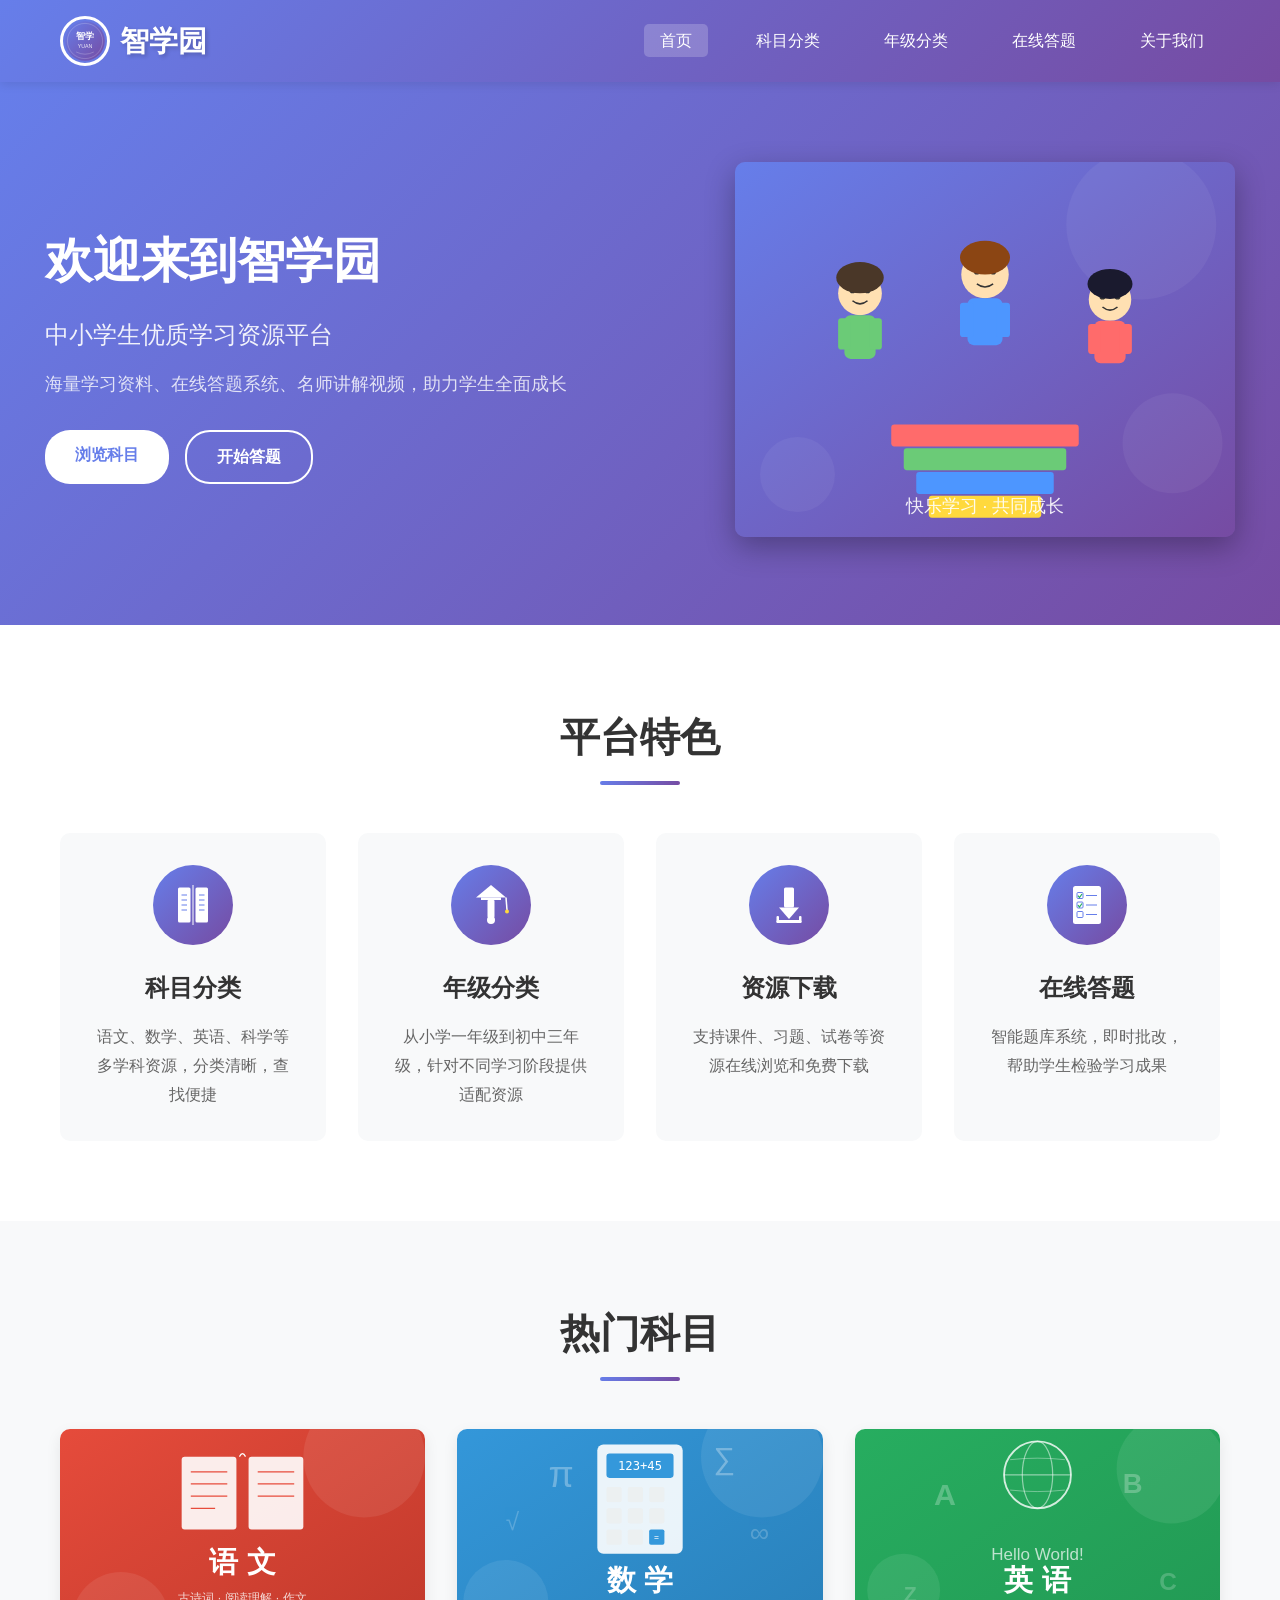
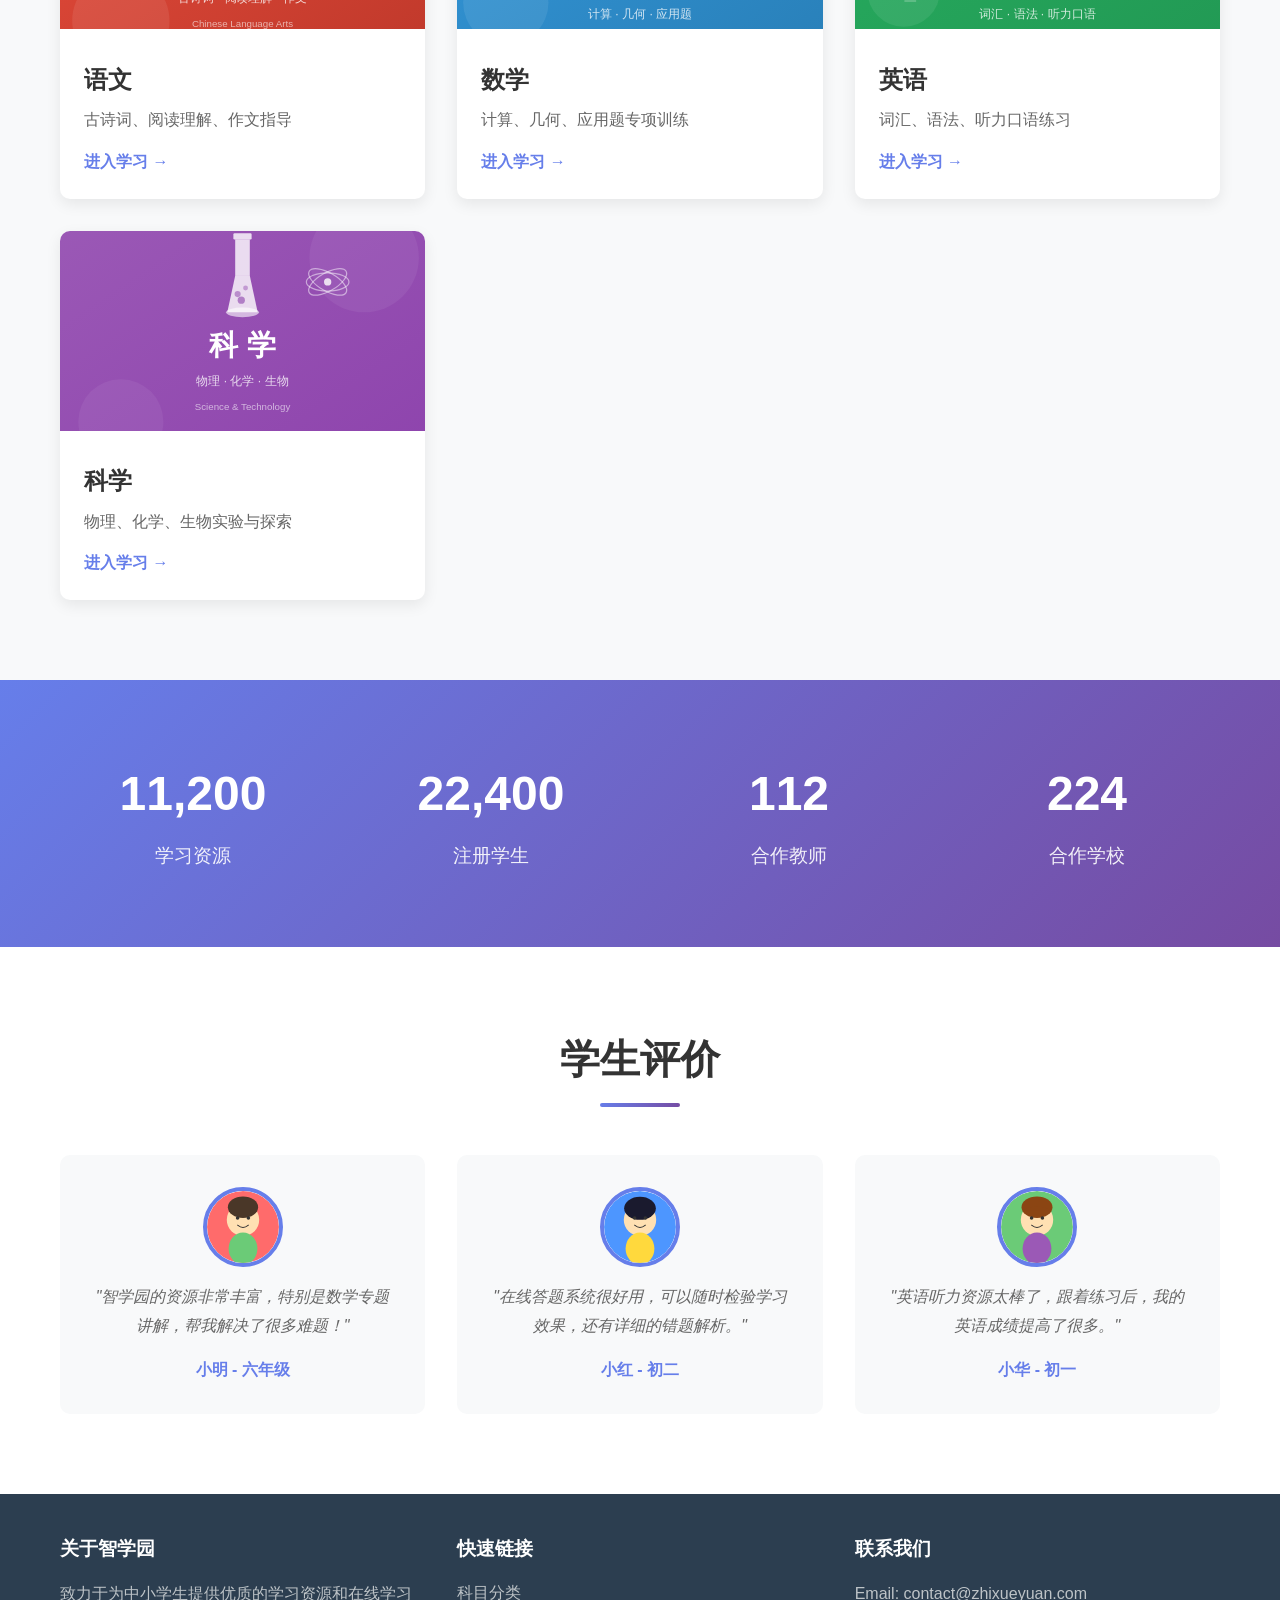
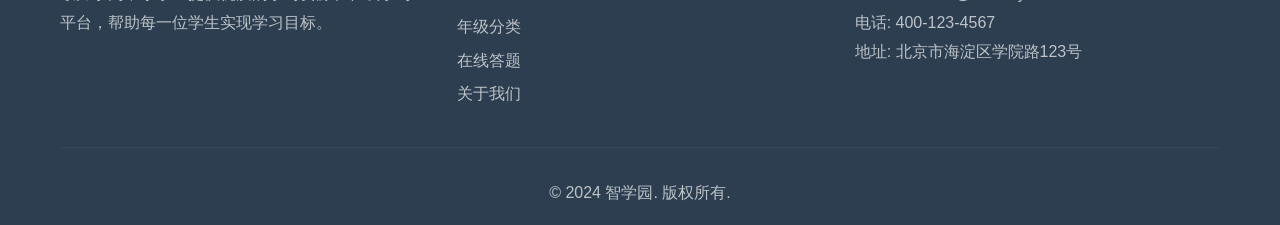
<file: Index.html>
<!DOCTYPE html>
<html lang="zh-CN">
<head>
    <meta charset="UTF-8">
    <meta name="viewport" content="width=device-width, initial-scale=1.0">
    <title>智学园 - 中小学生学习资源网站</title>
    <link rel="stylesheet" href="css/style.css">
</head>
<body>
    <!-- 导航栏 -->
    <header>
        <nav class="navbar">
            <div class="container">
                <div class="logo">
                    <img src="images/logo.svg" alt="智学园Logo">
                    <span class="logo-text">智学园</span>
                </div>
                <ul class="nav-menu">
                    <li><a href="Index.html" class="active">首页</a></li>
                    <li><a href="pages/subjects.html">科目分类</a></li>
                    <li><a href="pages/grades.html">年级分类</a></li>
                    <li><a href="pages/quiz.html">在线答题</a></li>
                    <li><a href="pages/about.html">关于我们</a></li>
                </ul>
                <div class="hamburger">
                    <span></span>
                    <span></span>
                    <span></span>
                </div>
            </div>
        </nav>
    </header>

    <!-- 主横幅区域 -->
    <section class="hero">
        <div class="hero-content">
            <h1 class="hero-title">欢迎来到智学园</h1>
            <p class="hero-subtitle">中小学生优质学习资源平台</p>
            <p class="hero-description">海量学习资料、在线答题系统、名师讲解视频，助力学生全面成长</p>
            <div class="hero-buttons">
                <a href="pages/subjects.html" class="btn btn-primary">浏览科目</a>
                <a href="pages/quiz.html" class="btn btn-secondary">开始答题</a>
            </div>
        </div>
        <div class="hero-image">
            <img src="images/hero-students.svg" alt="学生学习">
        </div>
    </section>

    <!-- 特色功能区 -->
    <section class="features">
        <div class="container">
            <h2 class="section-title">平台特色</h2>
            <div class="features-grid">
                <div class="feature-card">
                    <div class="feature-icon">
                        <img src="images/icon-subjects.svg" alt="科目分类">
                    </div>
                    <h3>科目分类</h3>
                    <p>语文、数学、英语、科学等多学科资源，分类清晰，查找便捷</p>
                </div>
                <div class="feature-card">
                    <div class="feature-icon">
                        <img src="images/icon-grades.svg" alt="年级分类">
                    </div>
                    <h3>年级分类</h3>
                    <p>从小学一年级到初中三年级，针对不同学习阶段提供适配资源</p>
                </div>
                <div class="feature-card">
                    <div class="feature-icon">
                        <img src="images/icon-download.svg" alt="资源下载">
                    </div>
                    <h3>资源下载</h3>
                    <p>支持课件、习题、试卷等资源在线浏览和免费下载</p>
                </div>
                <div class="feature-card">
                    <div class="feature-icon">
                        <img src="images/icon-quiz.svg" alt="在线答题">
                    </div>
                    <h3>在线答题</h3>
                    <p>智能题库系统，即时批改，帮助学生检验学习成果</p>
                </div>
            </div>
        </div>
    </section>

    <!-- 热门科目推荐 -->
    <section class="popular-subjects">
        <div class="container">
            <h2 class="section-title">热门科目</h2>
            <div class="subjects-grid">
                <div class="subject-card">
                    <img src="images/subject-chinese.svg" alt="语文">
                    <div class="subject-info">
                        <h3>语文</h3>
                        <p>古诗词、阅读理解、作文指导</p>
                        <a href="pages/subjects.html#chinese" class="btn-link">进入学习 →</a>
                    </div>
                </div>
                <div class="subject-card">
                    <img src="images/subject-math.svg" alt="数学">
                    <div class="subject-info">
                        <h3>数学</h3>
                        <p>计算、几何、应用题专项训练</p>
                        <a href="pages/subjects.html#math" class="btn-link">进入学习 →</a>
                    </div>
                </div>
                <div class="subject-card">
                    <img src="images/subject-english.svg" alt="英语">
                    <div class="subject-info">
                        <h3>英语</h3>
                        <p>词汇、语法、听力口语练习</p>
                        <a href="pages/subjects.html#english" class="btn-link">进入学习 →</a>
                    </div>
                </div>
                <div class="subject-card">
                    <img src="images/subject-science.svg" alt="科学">
                    <div class="subject-info">
                        <h3>科学</h3>
                        <p>物理、化学、生物实验与探索</p>
                        <a href="pages/subjects.html#science" class="btn-link">进入学习 →</a>
                    </div>
                </div>
            </div>
        </div>
    </section>

    <!-- 统计数据区 -->
    <section class="stats">
        <div class="container">
            <div class="stats-grid">
                <div class="stat-item">
                    <div class="stat-number" data-target="50000">0</div>
                    <div class="stat-label">学习资源</div>
                </div>
                <div class="stat-item">
                    <div class="stat-number" data-target="100000">0</div>
                    <div class="stat-label">注册学生</div>
                </div>
                <div class="stat-item">
                    <div class="stat-number" data-target="500">0</div>
                    <div class="stat-label">合作教师</div>
                </div>
                <div class="stat-item">
                    <div class="stat-number" data-target="1000">0</div>
                    <div class="stat-label">合作学校</div>
                </div>
            </div>
        </div>
    </section>

    <!-- 学生评价 -->
    <section class="testimonials">
        <div class="container">
            <h2 class="section-title">学生评价</h2>
            <div class="testimonials-grid">
                <div class="testimonial-card">
                    <div class="testimonial-avatar">
                        <img src="images/student1.svg" alt="学生1">
                    </div>
                    <p class="testimonial-text">"智学园的资源非常丰富，特别是数学专题讲解，帮我解决了很多难题！"</p>
                    <p class="testimonial-author">小明 - 六年级</p>
                </div>
                <div class="testimonial-card">
                    <div class="testimonial-avatar">
                        <img src="images/student2.svg" alt="学生2">
                    </div>
                    <p class="testimonial-text">"在线答题系统很好用，可以随时检验学习效果，还有详细的错题解析。"</p>
                    <p class="testimonial-author">小红 - 初二</p>
                </div>
                <div class="testimonial-card">
                    <div class="testimonial-avatar">
                        <img src="images/student3.svg" alt="学生3">
                    </div>
                    <p class="testimonial-text">"英语听力资源太棒了，跟着练习后，我的英语成绩提高了很多。"</p>
                    <p class="testimonial-author">小华 - 初一</p>
                </div>
            </div>
        </div>
    </section>

    <!-- 页脚 -->
    <footer>
        <div class="container">
            <div class="footer-content">
                <div class="footer-section">
                    <h3>关于智学园</h3>
                    <p>致力于为中小学生提供优质的学习资源和在线学习平台，帮助每一位学生实现学习目标。</p>
                </div>
                <div class="footer-section">
                    <h3>快速链接</h3>
                    <ul>
                        <li><a href="pages/subjects.html">科目分类</a></li>
                        <li><a href="pages/grades.html">年级分类</a></li>
                        <li><a href="pages/quiz.html">在线答题</a></li>
                        <li><a href="pages/about.html">关于我们</a></li>
                    </ul>
                </div>
                <div class="footer-section">
                    <h3>联系我们</h3>
                    <p>Email: contact@zhixueyuan.com</p>
                    <p>电话: 400-123-4567</p>
                    <p>地址: 北京市海淀区学院路123号</p>
                </div>
            </div>
            <div class="footer-bottom">
                <p>&copy; 2024 智学园. 版权所有.</p>
            </div>
        </div>
    </footer>

    <script src="js/main.js"></script>
</body>
</html>
</file>
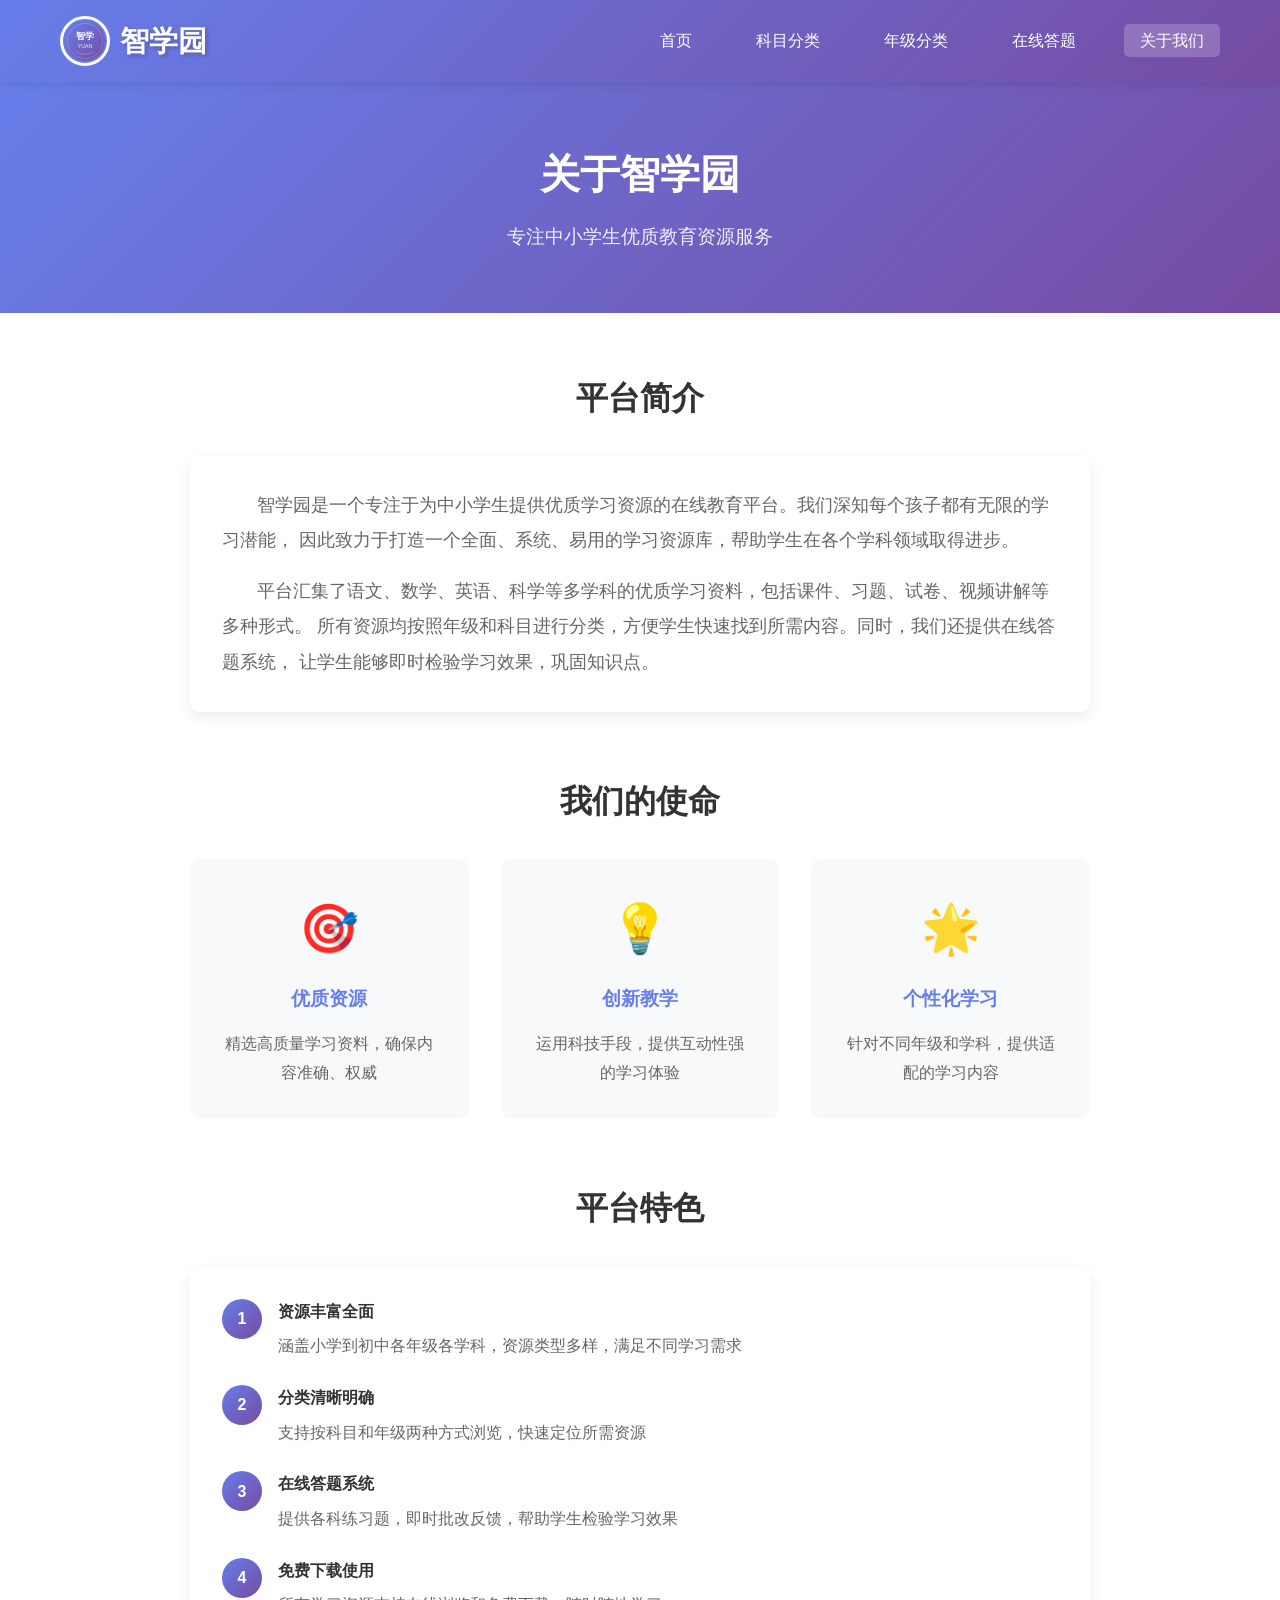
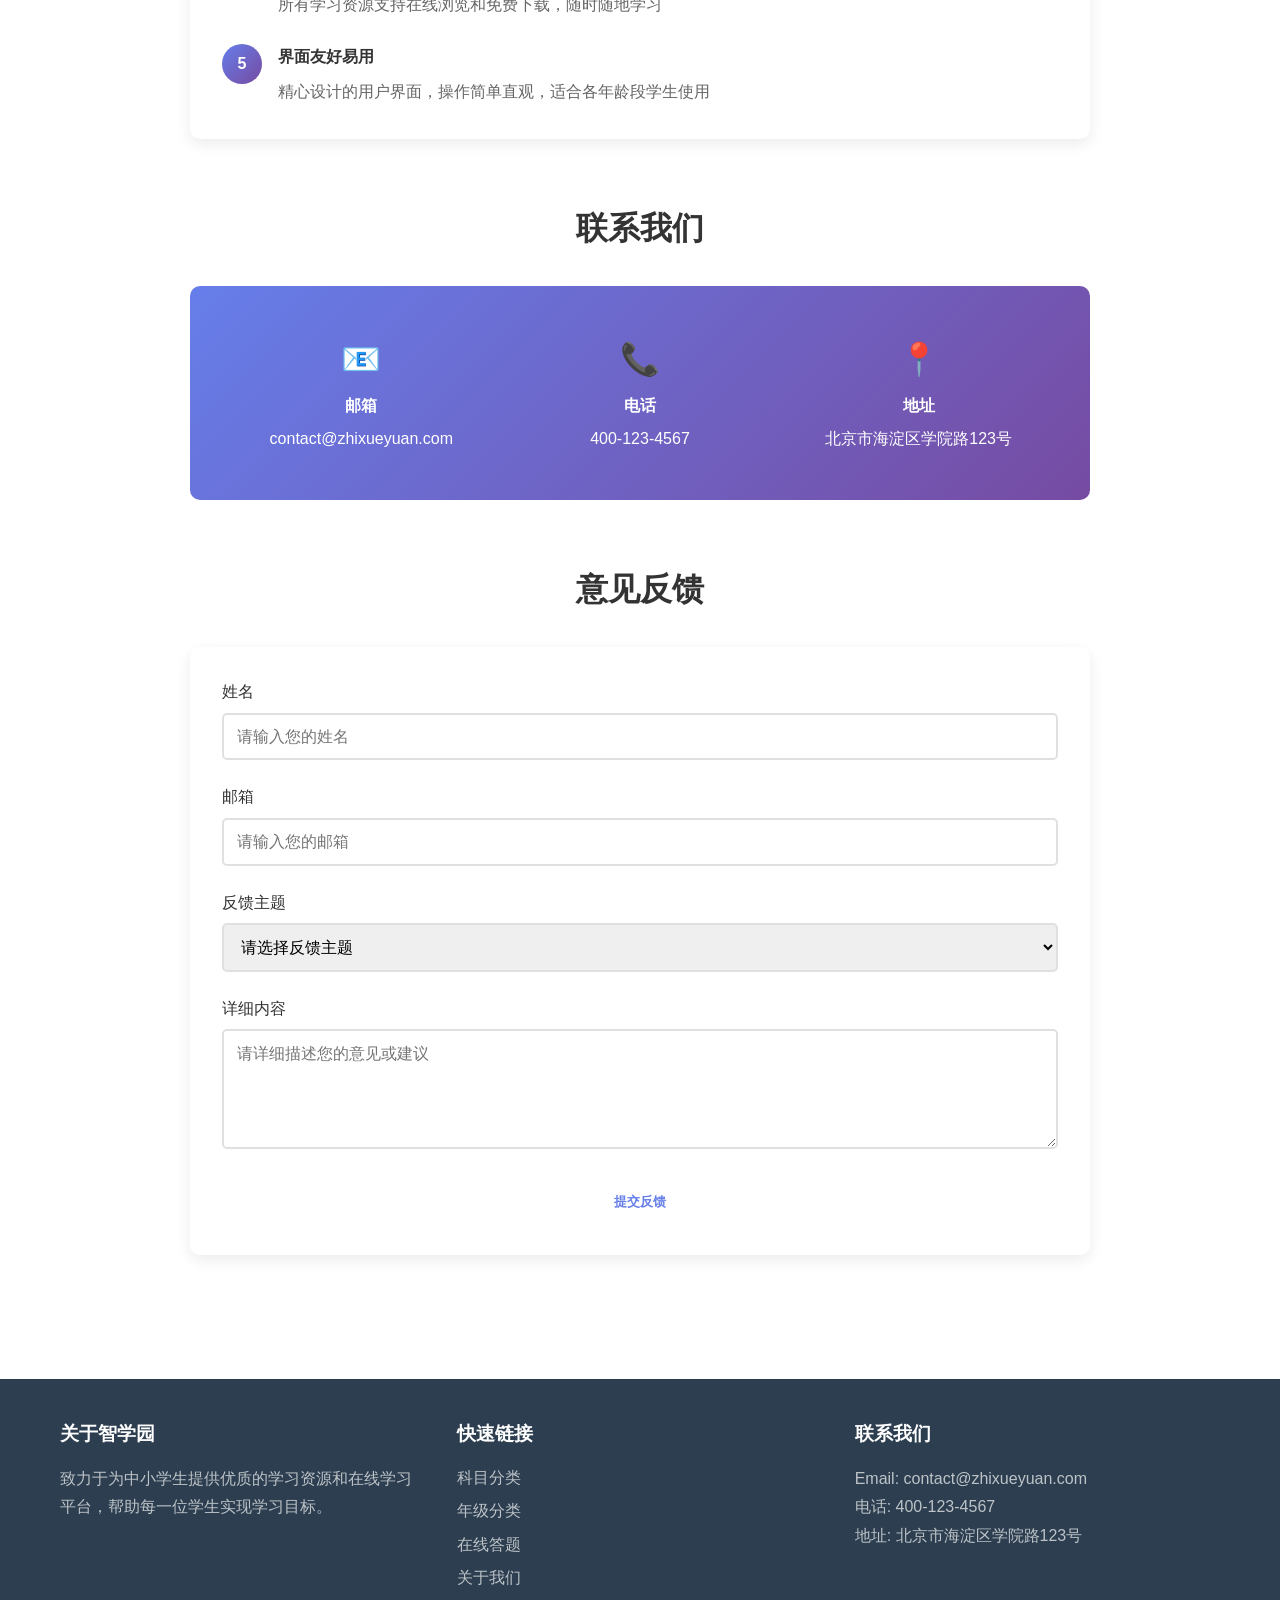
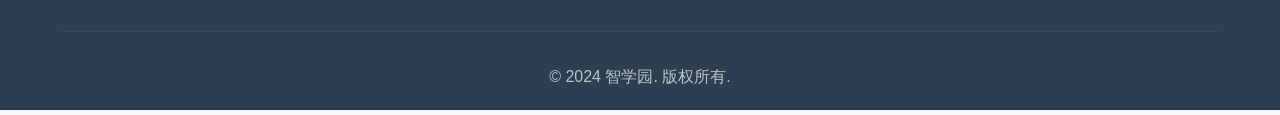
<file: pages/about.html>
<!DOCTYPE html>
<html lang="zh-CN">
<head>
    <meta charset="UTF-8">
    <meta name="viewport" content="width=device-width, initial-scale=1.0">
    <title>关于我们 - 智学园</title>
    <link rel="stylesheet" href="../css/style.css">
</head>
<body>
    <!-- 导航栏 -->
    <header>
        <nav class="navbar">
            <div class="container">
                <div class="logo">
                    <img src="../images/logo.svg" alt="智学园Logo">
                    <span class="logo-text">智学园</span>
                </div>
                <ul class="nav-menu">
                    <li><a href="../Index.html">首页</a></li>
                    <li><a href="subjects.html">科目分类</a></li>
                    <li><a href="grades.html">年级分类</a></li>
                    <li><a href="quiz.html">在线答题</a></li>
                    <li><a href="about.html" class="active">关于我们</a></li>
                </ul>
                <div class="hamburger">
                    <span></span>
                    <span></span>
                    <span></span>
                </div>
            </div>
        </nav>
    </header>

    <!-- 页面标题 -->
    <section class="page-header">
        <h1>关于智学园</h1>
        <p>专注中小学生优质教育资源服务</p>
    </section>

    <!-- 关于内容 -->
    <section class="page-content">
        <div class="container">
            <div style="max-width: 900px; margin: 0 auto;">

                <!-- 平台简介 -->
                <div style="margin-bottom: 4rem;">
                    <h2 style="font-size: 2rem; color: #333; margin-bottom: 2rem; text-align: center;">平台简介</h2>
                    <div style="background-color: white; padding: 2rem; border-radius: 10px; box-shadow: 0 5px 15px rgba(0,0,0,0.08);">
                        <p style="line-height: 2; color: #666; font-size: 1.1rem; text-indent: 2em;">
                            智学园是一个专注于为中小学生提供优质学习资源的在线教育平台。我们深知每个孩子都有无限的学习潜能，
                            因此致力于打造一个全面、系统、易用的学习资源库，帮助学生在各个学科领域取得进步。
                        </p>
                        <p style="line-height: 2; color: #666; font-size: 1.1rem; text-indent: 2em; margin-top: 1rem;">
                            平台汇集了语文、数学、英语、科学等多学科的优质学习资料，包括课件、习题、试卷、视频讲解等多种形式。
                            所有资源均按照年级和科目进行分类，方便学生快速找到所需内容。同时，我们还提供在线答题系统，
                            让学生能够即时检验学习效果，巩固知识点。
                        </p>
                    </div>
                </div>

                <!-- 我们的使命 -->
                <div style="margin-bottom: 4rem;">
                    <h2 style="font-size: 2rem; color: #333; margin-bottom: 2rem; text-align: center;">我们的使命</h2>
                    <div style="display: grid; grid-template-columns: repeat(auto-fit, minmax(250px, 1fr)); gap: 2rem;">
                        <div style="background-color: #f8f9fa; padding: 2rem; border-radius: 10px; text-align: center;">
                            <div style="font-size: 3rem; margin-bottom: 1rem;">🎯</div>
                            <h3 style="color: #667eea; margin-bottom: 1rem;">优质资源</h3>
                            <p style="color: #666; line-height: 1.8;">精选高质量学习资料，确保内容准确、权威</p>
                        </div>
                        <div style="background-color: #f8f9fa; padding: 2rem; border-radius: 10px; text-align: center;">
                            <div style="font-size: 3rem; margin-bottom: 1rem;">💡</div>
                            <h3 style="color: #667eea; margin-bottom: 1rem;">创新教学</h3>
                            <p style="color: #666; line-height: 1.8;">运用科技手段，提供互动性强的学习体验</p>
                        </div>
                        <div style="background-color: #f8f9fa; padding: 2rem; border-radius: 10px; text-align: center;">
                            <div style="font-size: 3rem; margin-bottom: 1rem;">🌟</div>
                            <h3 style="color: #667eea; margin-bottom: 1rem;">个性化学习</h3>
                            <p style="color: #666; line-height: 1.8;">针对不同年级和学科，提供适配的学习内容</p>
                        </div>
                    </div>
                </div>

                <!-- 平台特色 -->
                <div style="margin-bottom: 4rem;">
                    <h2 style="font-size: 2rem; color: #333; margin-bottom: 2rem; text-align: center;">平台特色</h2>
                    <div style="background-color: white; padding: 2rem; border-radius: 10px; box-shadow: 0 5px 15px rgba(0,0,0,0.08);">
                        <div style="display: grid; gap: 1.5rem;">
                            <div style="display: flex; gap: 1rem; align-items: start;">
                                <div style="background: linear-gradient(135deg, #667eea 0%, #764ba2 100%); color: white; width: 40px; height: 40px; border-radius: 50%; display: flex; align-items: center; justify-content: center; flex-shrink: 0; font-weight: bold;">1</div>
                                <div>
                                    <h4 style="color: #333; margin-bottom: 0.5rem;">资源丰富全面</h4>
                                    <p style="color: #666; line-height: 1.8;">涵盖小学到初中各年级各学科，资源类型多样，满足不同学习需求</p>
                                </div>
                            </div>
                            <div style="display: flex; gap: 1rem; align-items: start;">
                                <div style="background: linear-gradient(135deg, #667eea 0%, #764ba2 100%); color: white; width: 40px; height: 40px; border-radius: 50%; display: flex; align-items: center; justify-content: center; flex-shrink: 0; font-weight: bold;">2</div>
                                <div>
                                    <h4 style="color: #333; margin-bottom: 0.5rem;">分类清晰明确</h4>
                                    <p style="color: #666; line-height: 1.8;">支持按科目和年级两种方式浏览，快速定位所需资源</p>
                                </div>
                            </div>
                            <div style="display: flex; gap: 1rem; align-items: start;">
                                <div style="background: linear-gradient(135deg, #667eea 0%, #764ba2 100%); color: white; width: 40px; height: 40px; border-radius: 50%; display: flex; align-items: center; justify-content: center; flex-shrink: 0; font-weight: bold;">3</div>
                                <div>
                                    <h4 style="color: #333; margin-bottom: 0.5rem;">在线答题系统</h4>
                                    <p style="color: #666; line-height: 1.8;">提供各科练习题，即时批改反馈，帮助学生检验学习效果</p>
                                </div>
                            </div>
                            <div style="display: flex; gap: 1rem; align-items: start;">
                                <div style="background: linear-gradient(135deg, #667eea 0%, #764ba2 100%); color: white; width: 40px; height: 40px; border-radius: 50%; display: flex; align-items: center; justify-content: center; flex-shrink: 0; font-weight: bold;">4</div>
                                <div>
                                    <h4 style="color: #333; margin-bottom: 0.5rem;">免费下载使用</h4>
                                    <p style="color: #666; line-height: 1.8;">所有学习资源支持在线浏览和免费下载，随时随地学习</p>
                                </div>
                            </div>
                            <div style="display: flex; gap: 1rem; align-items: start;">
                                <div style="background: linear-gradient(135deg, #667eea 0%, #764ba2 100%); color: white; width: 40px; height: 40px; border-radius: 50%; display: flex; align-items: center; justify-content: center; flex-shrink: 0; font-weight: bold;">5</div>
                                <div>
                                    <h4 style="color: #333; margin-bottom: 0.5rem;">界面友好易用</h4>
                                    <p style="color: #666; line-height: 1.8;">精心设计的用户界面，操作简单直观，适合各年龄段学生使用</p>
                                </div>
                            </div>
                        </div>
                    </div>
                </div>

                <!-- 联系我们 -->
                <div style="margin-bottom: 4rem;">
                    <h2 style="font-size: 2rem; color: #333; margin-bottom: 2rem; text-align: center;">联系我们</h2>
                    <div style="background: linear-gradient(135deg, #667eea 0%, #764ba2 100%); padding: 3rem; border-radius: 10px; color: white;">
                        <div style="display: grid; grid-template-columns: repeat(auto-fit, minmax(200px, 1fr)); gap: 2rem; text-align: center;">
                            <div>
                                <div style="font-size: 2rem; margin-bottom: 0.5rem;">📧</div>
                                <h4 style="margin-bottom: 0.5rem;">邮箱</h4>
                                <p>contact@zhixueyuan.com</p>
                            </div>
                            <div>
                                <div style="font-size: 2rem; margin-bottom: 0.5rem;">📞</div>
                                <h4 style="margin-bottom: 0.5rem;">电话</h4>
                                <p>400-123-4567</p>
                            </div>
                            <div>
                                <div style="font-size: 2rem; margin-bottom: 0.5rem;">📍</div>
                                <h4 style="margin-bottom: 0.5rem;">地址</h4>
                                <p>北京市海淀区学院路123号</p>
                            </div>
                        </div>
                    </div>
                </div>

                <!-- 用户反馈表单 -->
                <div style="margin-bottom: 4rem;">
                    <h2 style="font-size: 2rem; color: #333; margin-bottom: 2rem; text-align: center;">意见反馈</h2>
                    <div style="background-color: white; padding: 2rem; border-radius: 10px; box-shadow: 0 5px 15px rgba(0,0,0,0.08);">
                        <form onsubmit="return validateRegistrationForm()">
                            <div class="form-group">
                                <label for="username">姓名</label>
                                <input type="text" id="username" placeholder="请输入您的姓名" required>
                            </div>
                            <div class="form-group">
                                <label for="email">邮箱</label>
                                <input type="email" id="email" placeholder="请输入您的邮箱" required>
                            </div>
                            <div class="form-group">
                                <label for="subject">反馈主题</label>
                                <select id="subject" required>
                                    <option value="">请选择反馈主题</option>
                                    <option value="resource">资源问题</option>
                                    <option value="function">功能建议</option>
                                    <option value="bug">bug反馈</option>
                                    <option value="other">其他</option>
                                </select>
                            </div>
                            <div class="form-group">
                                <label for="message">详细内容</label>
                                <textarea id="message" rows="5" placeholder="请详细描述您的意见或建议" required></textarea>
                            </div>
                            <div style="text-align: center;">
                                <button type="submit" class="btn btn-primary">提交反馈</button>
                            </div>
                        </form>
                    </div>
                </div>

            </div>
        </div>
    </section>

    <!-- 页脚 -->
    <footer>
        <div class="container">
            <div class="footer-content">
                <div class="footer-section">
                    <h3>关于智学园</h3>
                    <p>致力于为中小学生提供优质的学习资源和在线学习平台，帮助每一位学生实现学习目标。</p>
                </div>
                <div class="footer-section">
                    <h3>快速链接</h3>
                    <ul>
                        <li><a href="subjects.html">科目分类</a></li>
                        <li><a href="grades.html">年级分类</a></li>
                        <li><a href="quiz.html">在线答题</a></li>
                        <li><a href="about.html">关于我们</a></li>
                    </ul>
                </div>
                <div class="footer-section">
                    <h3>联系我们</h3>
                    <p>Email: contact@zhixueyuan.com</p>
                    <p>电话: 400-123-4567</p>
                    <p>地址: 北京市海淀区学院路123号</p>
                </div>
            </div>
            <div class="footer-bottom">
                <p>&copy; 2024 智学园. 版权所有.</p>
            </div>
        </div>
    </footer>

    <script src="../js/main.js"></script>
</body>
</html>
</file>
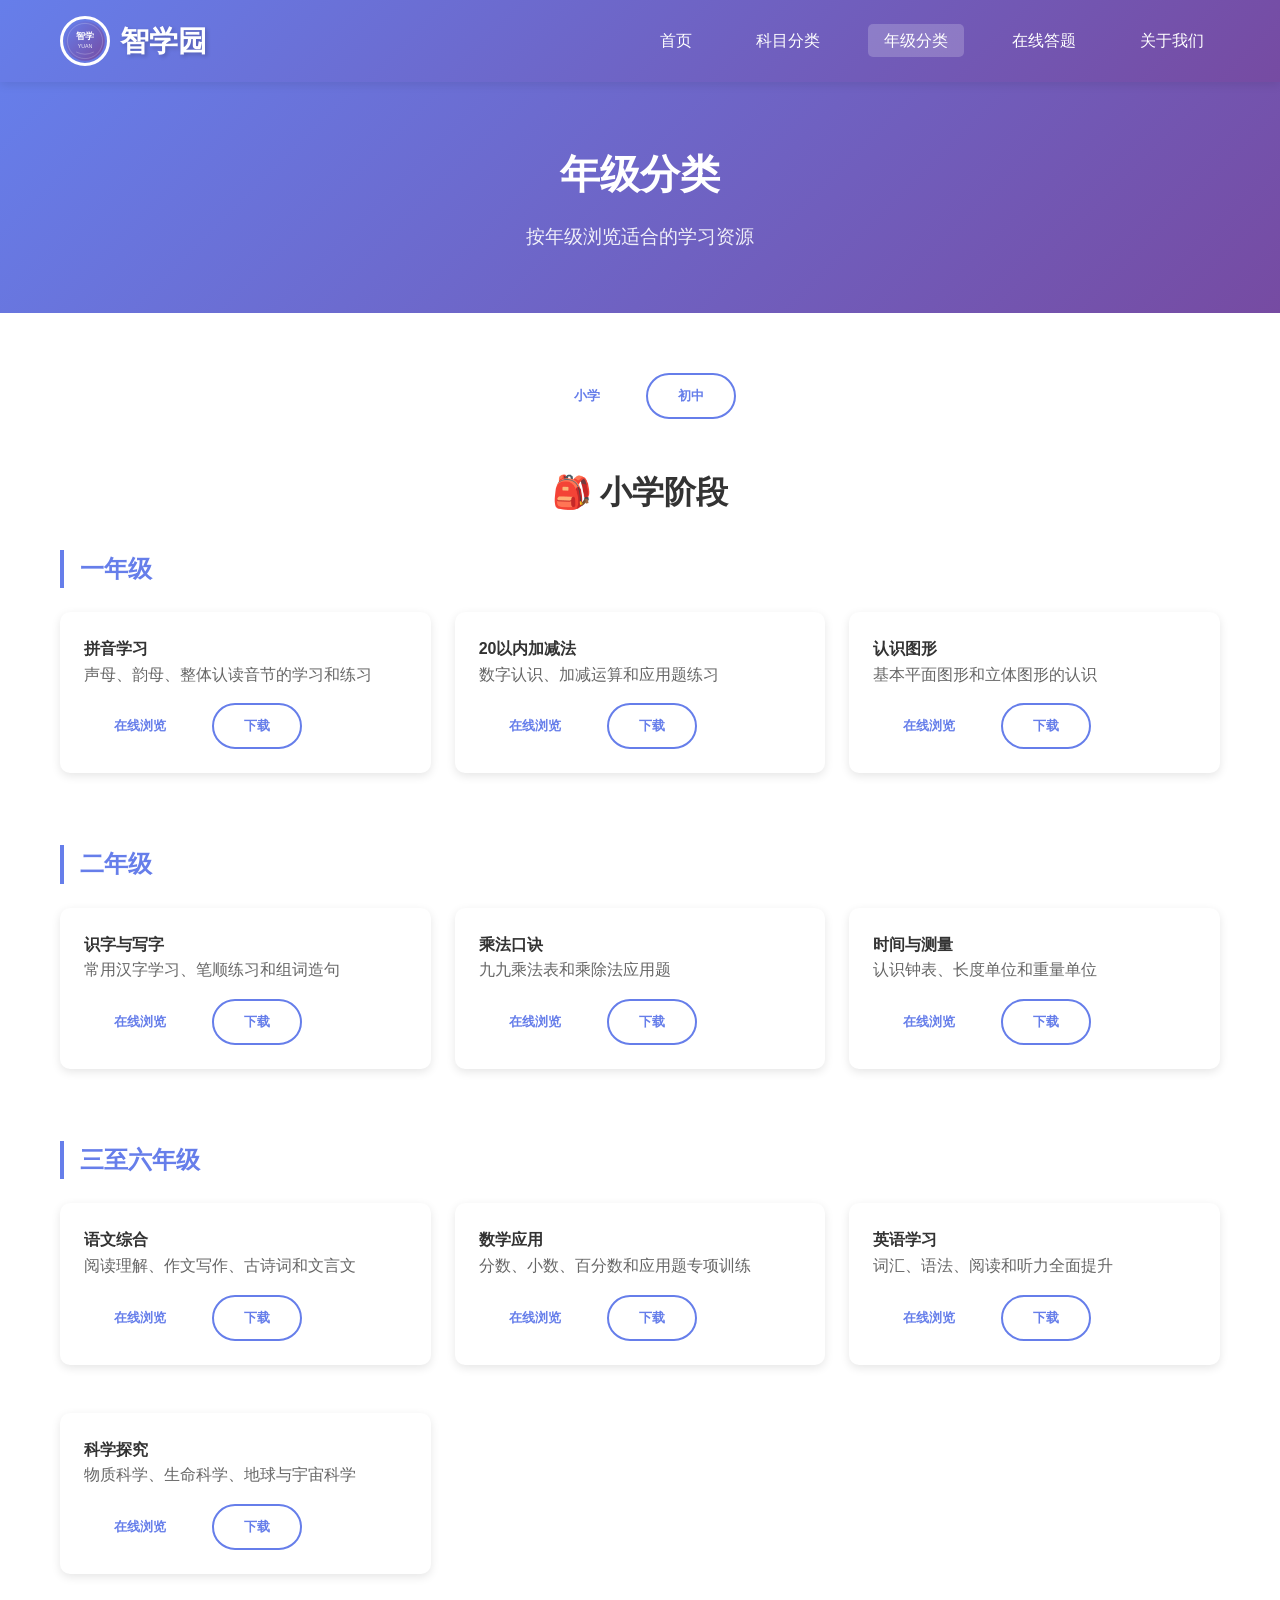
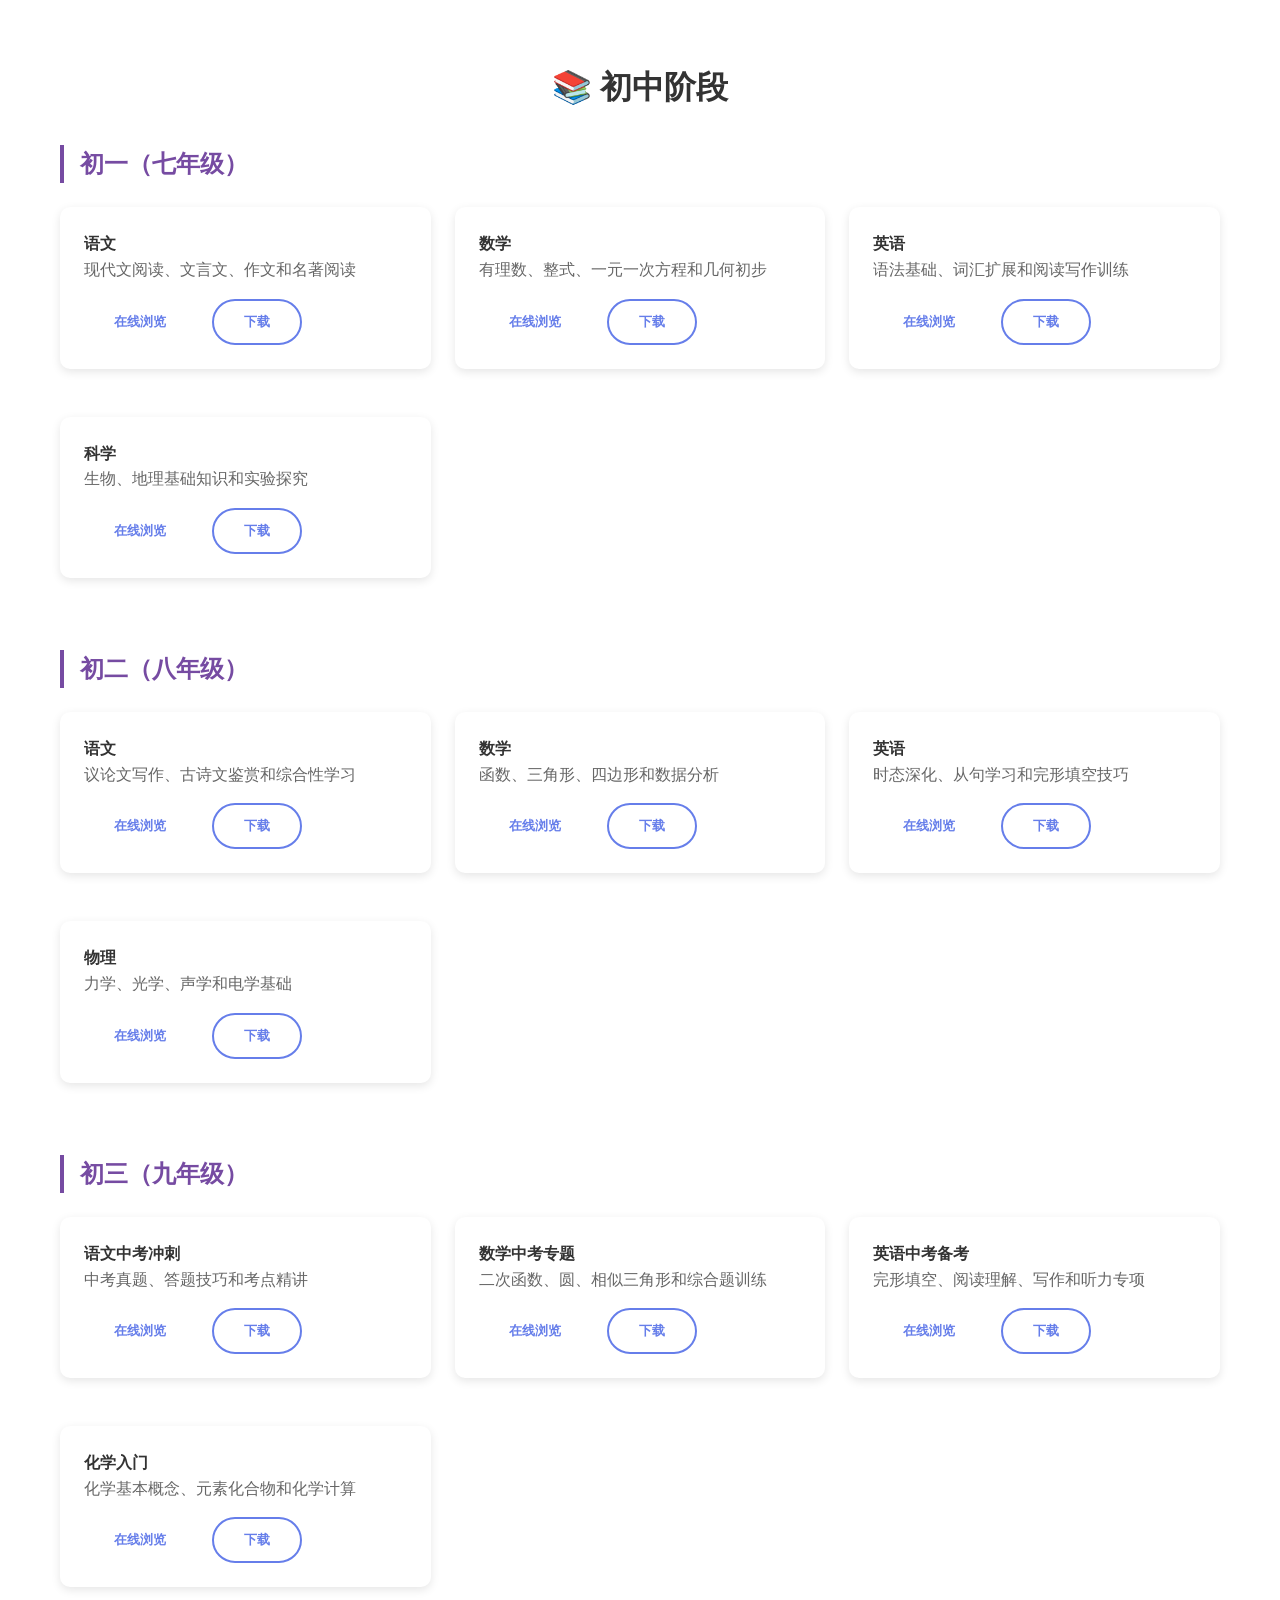
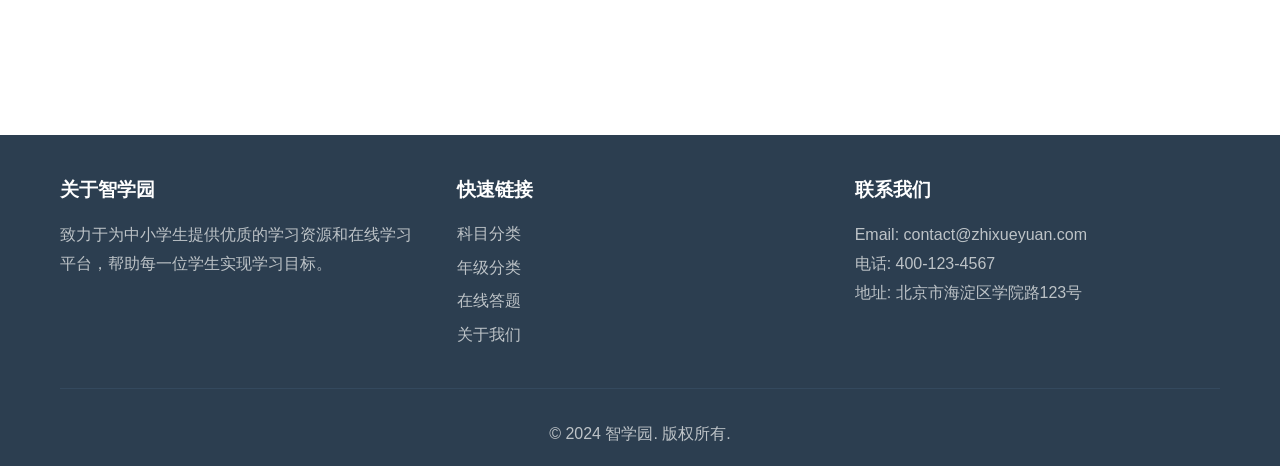
<file: pages/grades.html>
<!DOCTYPE html>
<html lang="zh-CN">
<head>
    <meta charset="UTF-8">
    <meta name="viewport" content="width=device-width, initial-scale=1.0">
    <title>年级分类 - 智学园</title>
    <link rel="stylesheet" href="../css/style.css">
</head>
<body>
    <!-- 导航栏 -->
    <header>
        <nav class="navbar">
            <div class="container">
                <div class="logo">
                    <img src="../images/logo.svg" alt="智学园Logo">
                    <span class="logo-text">智学园</span>
                </div>
                <ul class="nav-menu">
                    <li><a href="../Index.html">首页</a></li>
                    <li><a href="subjects.html">科目分类</a></li>
                    <li><a href="grades.html" class="active">年级分类</a></li>
                    <li><a href="quiz.html">在线答题</a></li>
                    <li><a href="about.html">关于我们</a></li>
                </ul>
                <div class="hamburger">
                    <span></span>
                    <span></span>
                    <span></span>
                </div>
            </div>
        </nav>
    </header>

    <!-- 页面标题 -->
    <section class="page-header">
        <h1>年级分类</h1>
        <p>按年级浏览适合的学习资源</p>
    </section>

    <!-- 年级选择 -->
    <section class="page-content">
        <div class="container">
            <div style="display: flex; justify-content: center; gap: 1rem; flex-wrap: wrap; margin-bottom: 3rem;">
                <button class="btn btn-primary" onclick="filterByGrade('primary')">小学</button>
                <button class="btn btn-secondary" onclick="filterByGrade('middle')">初中</button>
            </div>

            <!-- 小学部分 -->
            <div id="primary-school" style="margin-bottom: 4rem;">
                <h2 style="font-size: 2rem; color: #333; margin-bottom: 2rem; text-align: center;">
                    🎒 小学阶段
                </h2>

                <!-- 一年级 -->
                <div style="margin-bottom: 3rem;">
                    <h3 style="font-size: 1.5rem; color: #667eea; margin-bottom: 1.5rem; padding-left: 1rem; border-left: 4px solid #667eea;">
                        一年级
                    </h3>
                    <div style="display: grid; grid-template-columns: repeat(auto-fit, minmax(300px, 1fr)); gap: 1.5rem;">
                        <div class="resource-card">
                            <h4>拼音学习</h4>
                            <p>声母、韵母、整体认读音节的学习和练习</p>
                            <div class="resource-actions">
                                <button class="btn btn-primary" onclick="viewResource('拼音学习', '#')">在线浏览</button>
                                <button class="btn btn-secondary" onclick="downloadResource('拼音学习', '#')">下载</button>
                            </div>
                        </div>
                        <div class="resource-card">
                            <h4>20以内加减法</h4>
                            <p>数字认识、加减运算和应用题练习</p>
                            <div class="resource-actions">
                                <button class="btn btn-primary" onclick="viewResource('20以内加减法', '#')">在线浏览</button>
                                <button class="btn btn-secondary" onclick="downloadResource('20以内加减法', '#')">下载</button>
                            </div>
                        </div>
                        <div class="resource-card">
                            <h4>认识图形</h4>
                            <p>基本平面图形和立体图形的认识</p>
                            <div class="resource-actions">
                                <button class="btn btn-primary" onclick="viewResource('认识图形', '#')">在线浏览</button>
                                <button class="btn btn-secondary" onclick="downloadResource('认识图形', '#')">下载</button>
                            </div>
                        </div>
                    </div>
                </div>

                <!-- 二年级 -->
                <div style="margin-bottom: 3rem;">
                    <h3 style="font-size: 1.5rem; color: #667eea; margin-bottom: 1.5rem; padding-left: 1rem; border-left: 4px solid #667eea;">
                        二年级
                    </h3>
                    <div style="display: grid; grid-template-columns: repeat(auto-fit, minmax(300px, 1fr)); gap: 1.5rem;">
                        <div class="resource-card">
                            <h4>识字与写字</h4>
                            <p>常用汉字学习、笔顺练习和组词造句</p>
                            <div class="resource-actions">
                                <button class="btn btn-primary" onclick="viewResource('识字与写字', '#')">在线浏览</button>
                                <button class="btn btn-secondary" onclick="downloadResource('识字与写字', '#')">下载</button>
                            </div>
                        </div>
                        <div class="resource-card">
                            <h4>乘法口诀</h4>
                            <p>九九乘法表和乘除法应用题</p>
                            <div class="resource-actions">
                                <button class="btn btn-primary" onclick="viewResource('乘法口诀', '#')">在线浏览</button>
                                <button class="btn btn-secondary" onclick="downloadResource('乘法口诀', '#')">下载</button>
                            </div>
                        </div>
                        <div class="resource-card">
                            <h4>时间与测量</h4>
                            <p>认识钟表、长度单位和重量单位</p>
                            <div class="resource-actions">
                                <button class="btn btn-primary" onclick="viewResource('时间与测量', '#')">在线浏览</button>
                                <button class="btn btn-secondary" onclick="downloadResource('时间与测量', '#')">下载</button>
                            </div>
                        </div>
                    </div>
                </div>

                <!-- 三至六年级 -->
                <div style="margin-bottom: 3rem;">
                    <h3 style="font-size: 1.5rem; color: #667eea; margin-bottom: 1.5rem; padding-left: 1rem; border-left: 4px solid #667eea;">
                        三至六年级
                    </h3>
                    <div style="display: grid; grid-template-columns: repeat(auto-fit, minmax(300px, 1fr)); gap: 1.5rem;">
                        <div class="resource-card">
                            <h4>语文综合</h4>
                            <p>阅读理解、作文写作、古诗词和文言文</p>
                            <div class="resource-actions">
                                <button class="btn btn-primary" onclick="viewResource('语文综合', '#')">在线浏览</button>
                                <button class="btn btn-secondary" onclick="downloadResource('语文综合', '#')">下载</button>
                            </div>
                        </div>
                        <div class="resource-card">
                            <h4>数学应用</h4>
                            <p>分数、小数、百分数和应用题专项训练</p>
                            <div class="resource-actions">
                                <button class="btn btn-primary" onclick="viewResource('数学应用', '#')">在线浏览</button>
                                <button class="btn btn-secondary" onclick="downloadResource('数学应用', '#')">下载</button>
                            </div>
                        </div>
                        <div class="resource-card">
                            <h4>英语学习</h4>
                            <p>词汇、语法、阅读和听力全面提升</p>
                            <div class="resource-actions">
                                <button class="btn btn-primary" onclick="viewResource('英语学习', '#')">在线浏览</button>
                                <button class="btn btn-secondary" onclick="downloadResource('英语学习', '#')">下载</button>
                            </div>
                        </div>
                        <div class="resource-card">
                            <h4>科学探究</h4>
                            <p>物质科学、生命科学、地球与宇宙科学</p>
                            <div class="resource-actions">
                                <button class="btn btn-primary" onclick="viewResource('科学探究', '#')">在线浏览</button>
                                <button class="btn btn-secondary" onclick="downloadResource('科学探究', '#')">下载</button>
                            </div>
                        </div>
                    </div>
                </div>
            </div>

            <!-- 初中部分 -->
            <div id="middle-school" style="margin-bottom: 4rem;">
                <h2 style="font-size: 2rem; color: #333; margin-bottom: 2rem; text-align: center;">
                    📚 初中阶段
                </h2>

                <!-- 初一 -->
                <div style="margin-bottom: 3rem;">
                    <h3 style="font-size: 1.5rem; color: #764ba2; margin-bottom: 1.5rem; padding-left: 1rem; border-left: 4px solid #764ba2;">
                        初一（七年级）
                    </h3>
                    <div style="display: grid; grid-template-columns: repeat(auto-fit, minmax(300px, 1fr)); gap: 1.5rem;">
                        <div class="resource-card">
                            <h4>语文</h4>
                            <p>现代文阅读、文言文、作文和名著阅读</p>
                            <div class="resource-actions">
                                <button class="btn btn-primary" onclick="viewResource('初一语文', '#')">在线浏览</button>
                                <button class="btn btn-secondary" onclick="downloadResource('初一语文', '#')">下载</button>
                            </div>
                        </div>
                        <div class="resource-card">
                            <h4>数学</h4>
                            <p>有理数、整式、一元一次方程和几何初步</p>
                            <div class="resource-actions">
                                <button class="btn btn-primary" onclick="viewResource('初一数学', '#')">在线浏览</button>
                                <button class="btn btn-secondary" onclick="downloadResource('初一数学', '#')">下载</button>
                            </div>
                        </div>
                        <div class="resource-card">
                            <h4>英语</h4>
                            <p>语法基础、词汇扩展和阅读写作训练</p>
                            <div class="resource-actions">
                                <button class="btn btn-primary" onclick="viewResource('初一英语', '#')">在线浏览</button>
                                <button class="btn btn-secondary" onclick="downloadResource('初一英语', '#')">下载</button>
                            </div>
                        </div>
                        <div class="resource-card">
                            <h4>科学</h4>
                            <p>生物、地理基础知识和实验探究</p>
                            <div class="resource-actions">
                                <button class="btn btn-primary" onclick="viewResource('初一科学', '#')">在线浏览</button>
                                <button class="btn btn-secondary" onclick="downloadResource('初一科学', '#')">下载</button>
                            </div>
                        </div>
                    </div>
                </div>

                <!-- 初二 -->
                <div style="margin-bottom: 3rem;">
                    <h3 style="font-size: 1.5rem; color: #764ba2; margin-bottom: 1.5rem; padding-left: 1rem; border-left: 4px solid #764ba2;">
                        初二（八年级）
                    </h3>
                    <div style="display: grid; grid-template-columns: repeat(auto-fit, minmax(300px, 1fr)); gap: 1.5rem;">
                        <div class="resource-card">
                            <h4>语文</h4>
                            <p>议论文写作、古诗文鉴赏和综合性学习</p>
                            <div class="resource-actions">
                                <button class="btn btn-primary" onclick="viewResource('初二语文', '#')">在线浏览</button>
                                <button class="btn btn-secondary" onclick="downloadResource('初二语文', '#')">下载</button>
                            </div>
                        </div>
                        <div class="resource-card">
                            <h4>数学</h4>
                            <p>函数、三角形、四边形和数据分析</p>
                            <div class="resource-actions">
                                <button class="btn btn-primary" onclick="viewResource('初二数学', '#')">在线浏览</button>
                                <button class="btn btn-secondary" onclick="downloadResource('初二数学', '#')">下载</button>
                            </div>
                        </div>
                        <div class="resource-card">
                            <h4>英语</h4>
                            <p>时态深化、从句学习和完形填空技巧</p>
                            <div class="resource-actions">
                                <button class="btn btn-primary" onclick="viewResource('初二英语', '#')">在线浏览</button>
                                <button class="btn btn-secondary" onclick="downloadResource('初二英语', '#')">下载</button>
                            </div>
                        </div>
                        <div class="resource-card">
                            <h4>物理</h4>
                            <p>力学、光学、声学和电学基础</p>
                            <div class="resource-actions">
                                <button class="btn btn-primary" onclick="viewResource('初二物理', '#')">在线浏览</button>
                                <button class="btn btn-secondary" onclick="downloadResource('初二物理', '#')">下载</button>
                            </div>
                        </div>
                    </div>
                </div>

                <!-- 初三 -->
                <div style="margin-bottom: 3rem;">
                    <h3 style="font-size: 1.5rem; color: #764ba2; margin-bottom: 1.5rem; padding-left: 1rem; border-left: 4px solid #764ba2;">
                        初三（九年级）
                    </h3>
                    <div style="display: grid; grid-template-columns: repeat(auto-fit, minmax(300px, 1fr)); gap: 1.5rem;">
                        <div class="resource-card">
                            <h4>语文中考冲刺</h4>
                            <p>中考真题、答题技巧和考点精讲</p>
                            <div class="resource-actions">
                                <button class="btn btn-primary" onclick="viewResource('初三语文', '#')">在线浏览</button>
                                <button class="btn btn-secondary" onclick="downloadResource('初三语文', '#')">下载</button>
                            </div>
                        </div>
                        <div class="resource-card">
                            <h4>数学中考专题</h4>
                            <p>二次函数、圆、相似三角形和综合题训练</p>
                            <div class="resource-actions">
                                <button class="btn btn-primary" onclick="viewResource('初三数学', '#')">在线浏览</button>
                                <button class="btn btn-secondary" onclick="downloadResource('初三数学', '#')">下载</button>
                            </div>
                        </div>
                        <div class="resource-card">
                            <h4>英语中考备考</h4>
                            <p>完形填空、阅读理解、写作和听力专项</p>
                            <div class="resource-actions">
                                <button class="btn btn-primary" onclick="viewResource('初三英语', '#')">在线浏览</button>
                                <button class="btn btn-secondary" onclick="downloadResource('初三英语', '#')">下载</button>
                            </div>
                        </div>
                        <div class="resource-card">
                            <h4>化学入门</h4>
                            <p>化学基本概念、元素化合物和化学计算</p>
                            <div class="resource-actions">
                                <button class="btn btn-primary" onclick="viewResource('初三化学', '#')">在线浏览</button>
                                <button class="btn btn-secondary" onclick="downloadResource('初三化学', '#')">下载</button>
                            </div>
                        </div>
                    </div>
                </div>
            </div>
        </div>
    </section>

    <!-- 页脚 -->
    <footer>
        <div class="container">
            <div class="footer-content">
                <div class="footer-section">
                    <h3>关于智学园</h3>
                    <p>致力于为中小学生提供优质的学习资源和在线学习平台，帮助每一位学生实现学习目标。</p>
                </div>
                <div class="footer-section">
                    <h3>快速链接</h3>
                    <ul>
                        <li><a href="subjects.html">科目分类</a></li>
                        <li><a href="grades.html">年级分类</a></li>
                        <li><a href="quiz.html">在线答题</a></li>
                        <li><a href="about.html">关于我们</a></li>
                    </ul>
                </div>
                <div class="footer-section">
                    <h3>联系我们</h3>
                    <p>Email: contact@zhixueyuan.com</p>
                    <p>电话: 400-123-4567</p>
                    <p>地址: 北京市海淀区学院路123号</p>
                </div>
            </div>
            <div class="footer-bottom">
                <p>&copy; 2024 智学园. 版权所有.</p>
            </div>
        </div>
    </footer>

    <script src="../js/main.js"></script>
</body>
</html>
</file>
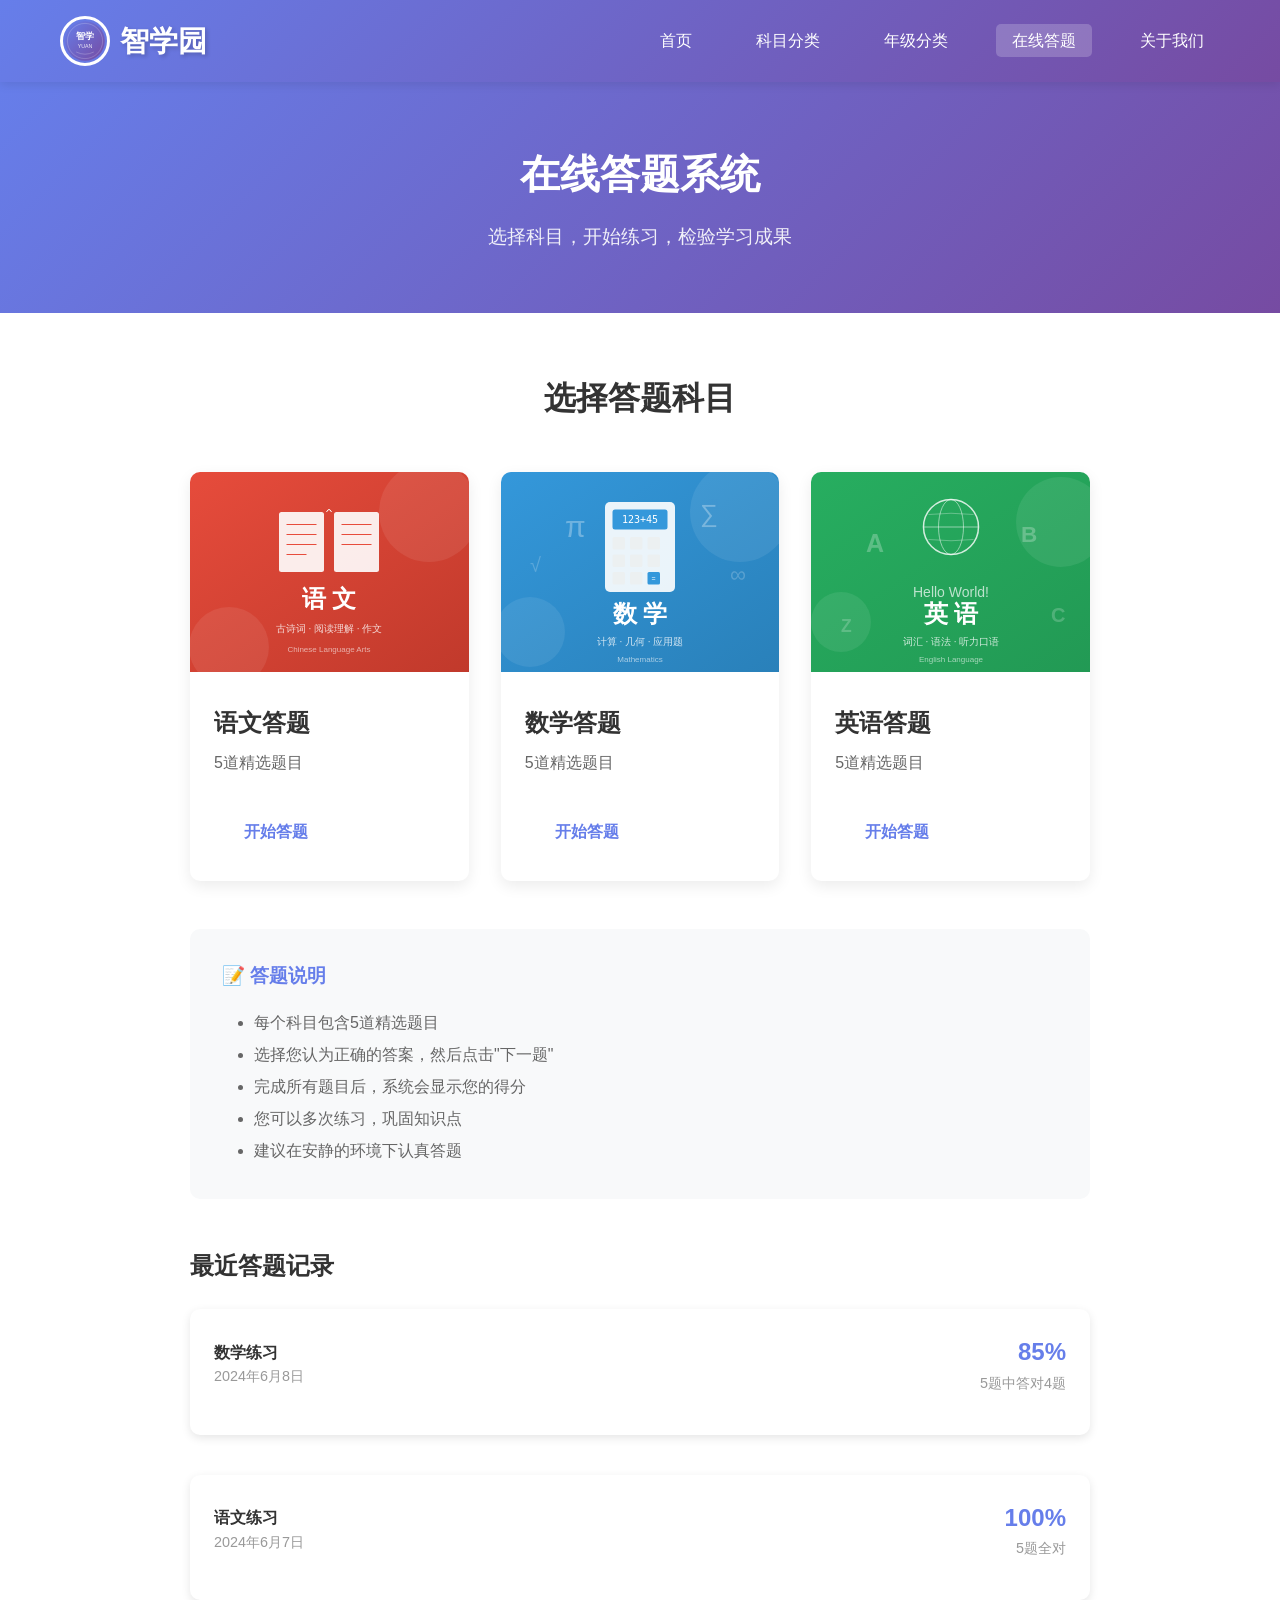
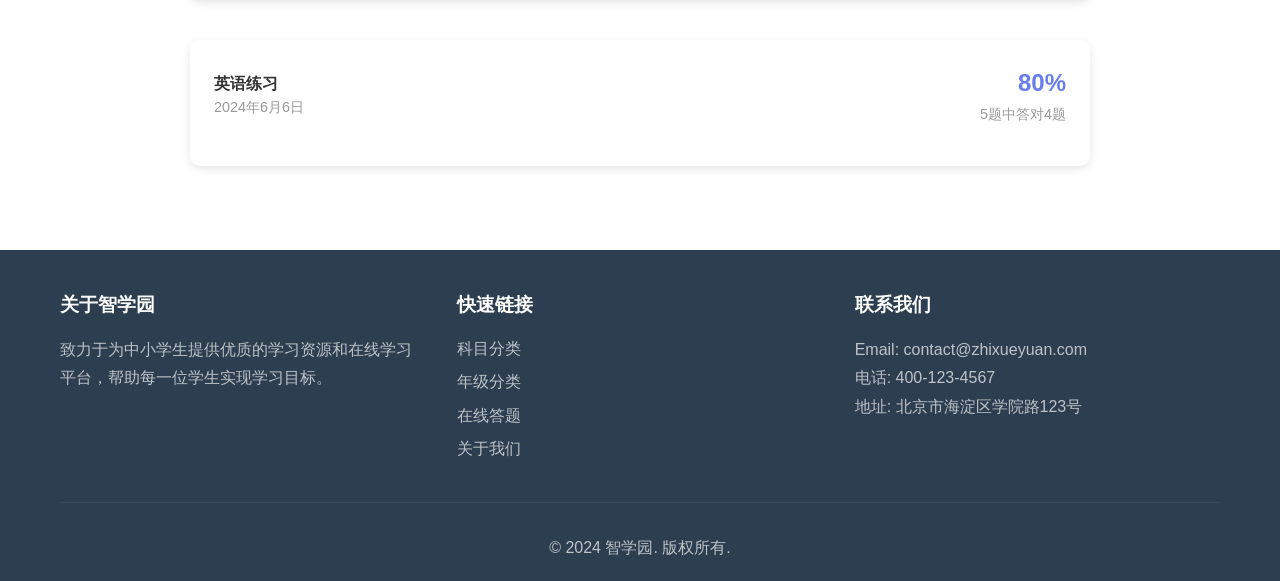
<file: pages/quiz.html>
<!DOCTYPE html>
<html lang="zh-CN">
<head>
    <meta charset="UTF-8">
    <meta name="viewport" content="width=device-width, initial-scale=1.0">
    <title>在线答题 - 智学园</title>
    <link rel="stylesheet" href="../css/style.css">
</head>
<body>
    <!-- 导航栏 -->
    <header>
        <nav class="navbar">
            <div class="container">
                <div class="logo">
                    <img src="../images/logo.svg" alt="智学园Logo">
                    <span class="logo-text">智学园</span>
                </div>
                <ul class="nav-menu">
                    <li><a href="../Index.html">首页</a></li>
                    <li><a href="subjects.html">科目分类</a></li>
                    <li><a href="grades.html">年级分类</a></li>
                    <li><a href="quiz.html" class="active">在线答题</a></li>
                    <li><a href="about.html">关于我们</a></li>
                </ul>
                <div class="hamburger">
                    <span></span>
                    <span></span>
                    <span></span>
                </div>
            </div>
        </nav>
    </header>

    <!-- 页面标题 -->
    <section class="page-header">
        <h1>在线答题系统</h1>
        <p>选择科目，开始练习，检验学习成果</p>
    </section>

    <!-- 科目选择 -->
    <section class="page-content">
        <div class="container">
            <div style="max-width: 900px; margin: 0 auto;">
                <h2 style="font-size: 2rem; text-align: center; margin-bottom: 3rem; color: #333;">选择答题科目</h2>

                <div style="display: grid; grid-template-columns: repeat(auto-fit, minmax(250px, 1fr)); gap: 2rem; margin-bottom: 3rem;">
                    <div class="subject-card" onclick="startQuiz('chinese')" style="cursor: pointer;">
                        <img src="../images/subject-chinese.svg" alt="语文">
                        <div class="subject-info">
                            <h3>语文答题</h3>
                            <p>5道精选题目</p>
                            <div class="btn btn-primary" style="margin-top: 1rem;">开始答题</div>
                        </div>
                    </div>

                    <div class="subject-card" onclick="startQuiz('math')" style="cursor: pointer;">
                        <img src="../images/subject-math.svg" alt="数学">
                        <div class="subject-info">
                            <h3>数学答题</h3>
                            <p>5道精选题目</p>
                            <div class="btn btn-primary" style="margin-top: 1rem;">开始答题</div>
                        </div>
                    </div>

                    <div class="subject-card" onclick="startQuiz('english')" style="cursor: pointer;">
                        <img src="../images/subject-english.svg" alt="英语">
                        <div class="subject-info">
                            <h3>英语答题</h3>
                            <p>5道精选题目</p>
                            <div class="btn btn-primary" style="margin-top: 1rem;">开始答题</div>
                        </div>
                    </div>
                </div>

                <!-- 答题区域 -->
                <div id="quiz-container" class="quiz-container" style="display: none;">
                    <!-- 题目将通过JavaScript动态加载到这里 -->
                </div>

                <!-- 答题说明 -->
                <div style="background-color: #f8f9fa; padding: 2rem; border-radius: 10px; margin-top: 3rem;">
                    <h3 style="color: #667eea; margin-bottom: 1rem;">📝 答题说明</h3>
                    <ul style="line-height: 2; color: #666; padding-left: 2rem;">
                        <li>每个科目包含5道精选题目</li>
                        <li>选择您认为正确的答案，然后点击"下一题"</li>
                        <li>完成所有题目后，系统会显示您的得分</li>
                        <li>您可以多次练习，巩固知识点</li>
                        <li>建议在安静的环境下认真答题</li>
                    </ul>
                </div>

                <!-- 答题记录 -->
                <div style="margin-top: 3rem;">
                    <h3 style="font-size: 1.5rem; margin-bottom: 1.5rem; color: #333;">最近答题记录</h3>
                    <div style="display: grid; gap: 1rem;">
                        <div class="resource-card">
                            <div style="display: flex; justify-content: space-between; align-items: center;">
                                <div>
                                    <h4>数学练习</h4>
                                    <p style="color: #999; font-size: 0.9rem;">2024年6月8日</p>
                                </div>
                                <div style="text-align: right;">
                                    <div style="font-size: 1.5rem; font-weight: bold; color: #667eea;">85%</div>
                                    <p style="color: #999; font-size: 0.9rem;">5题中答对4题</p>
                                </div>
                            </div>
                        </div>
                        <div class="resource-card">
                            <div style="display: flex; justify-content: space-between; align-items: center;">
                                <div>
                                    <h4>语文练习</h4>
                                    <p style="color: #999; font-size: 0.9rem;">2024年6月7日</p>
                                </div>
                                <div style="text-align: right;">
                                    <div style="font-size: 1.5rem; font-weight: bold; color: #667eea;">100%</div>
                                    <p style="color: #999; font-size: 0.9rem;">5题全对</p>
                                </div>
                            </div>
                        </div>
                        <div class="resource-card">
                            <div style="display: flex; justify-content: space-between; align-items: center;">
                                <div>
                                    <h4>英语练习</h4>
                                    <p style="color: #999; font-size: 0.9rem;">2024年6月6日</p>
                                </div>
                                <div style="text-align: right;">
                                    <div style="font-size: 1.5rem; font-weight: bold; color: #667eea;">80%</div>
                                    <p style="color: #999; font-size: 0.9rem;">5题中答对4题</p>
                                </div>
                            </div>
                        </div>
                    </div>
                </div>
            </div>
        </div>
    </section>

    <!-- 页脚 -->
    <footer>
        <div class="container">
            <div class="footer-content">
                <div class="footer-section">
                    <h3>关于智学园</h3>
                    <p>致力于为中小学生提供优质的学习资源和在线学习平台，帮助每一位学生实现学习目标。</p>
                </div>
                <div class="footer-section">
                    <h3>快速链接</h3>
                    <ul>
                        <li><a href="subjects.html">科目分类</a></li>
                        <li><a href="grades.html">年级分类</a></li>
                        <li><a href="quiz.html">在线答题</a></li>
                        <li><a href="about.html">关于我们</a></li>
                    </ul>
                </div>
                <div class="footer-section">
                    <h3>联系我们</h3>
                    <p>Email: contact@zhixueyuan.com</p>
                    <p>电话: 400-123-4567</p>
                    <p>地址: 北京市海淀区学院路123号</p>
                </div>
            </div>
            <div class="footer-bottom">
                <p>&copy; 2024 智学园. 版权所有.</p>
            </div>
        </div>
    </footer>

    <script src="../js/main.js"></script>
    <script>
        // 当用户点击科目卡片时，显示答题容器并隐藏科目选择
        function startQuiz(subject) {
            const quizContainer = document.getElementById('quiz-container');
            quizContainer.style.display = 'block';

            // 滚动到答题区域
            quizContainer.scrollIntoView({ behavior: 'smooth', block: 'start' });

            // 加载题目
            if (typeof quizSystem !== 'undefined' && typeof sampleQuestions !== 'undefined') {
                if (sampleQuestions[subject]) {
                    quizSystem.loadQuestions(sampleQuestions[subject]);
                    quizSystem.displayQuestion();
                }
            }
        }
    </script>
</body>
</html>
</file>
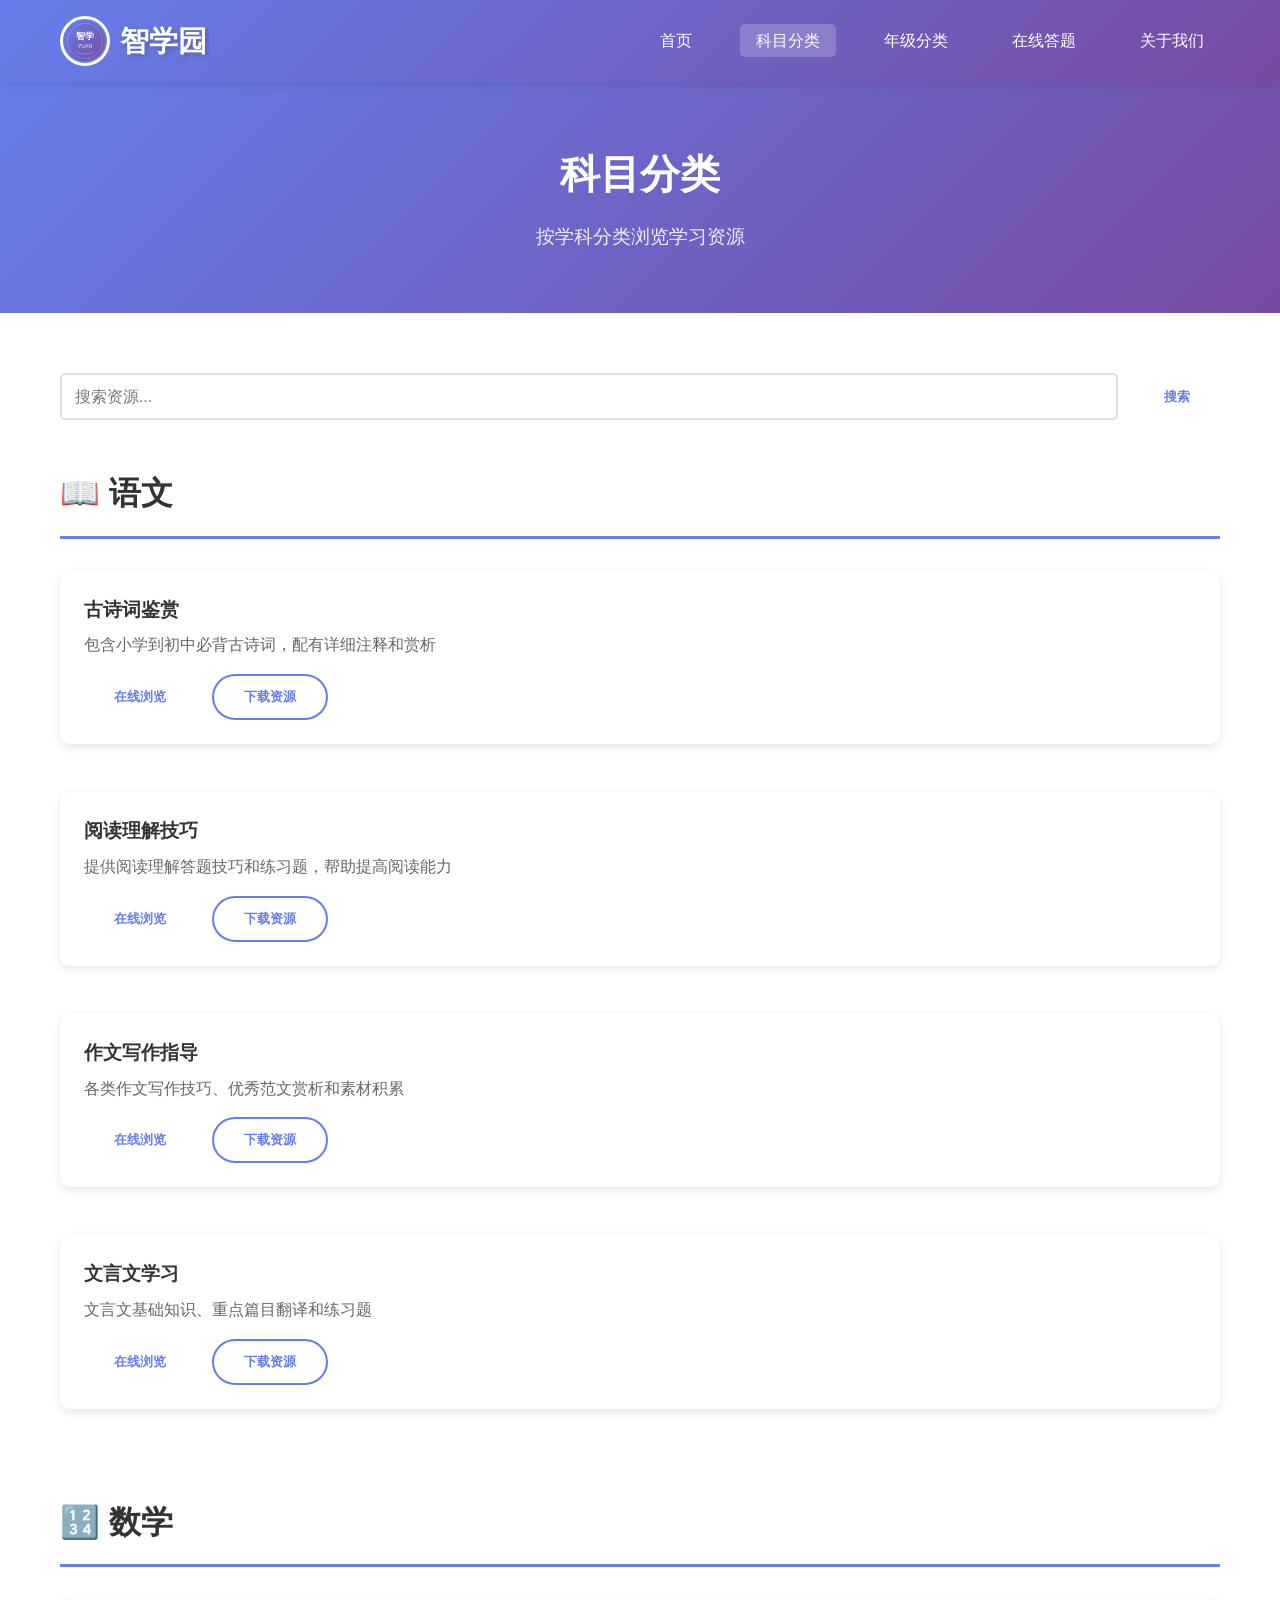
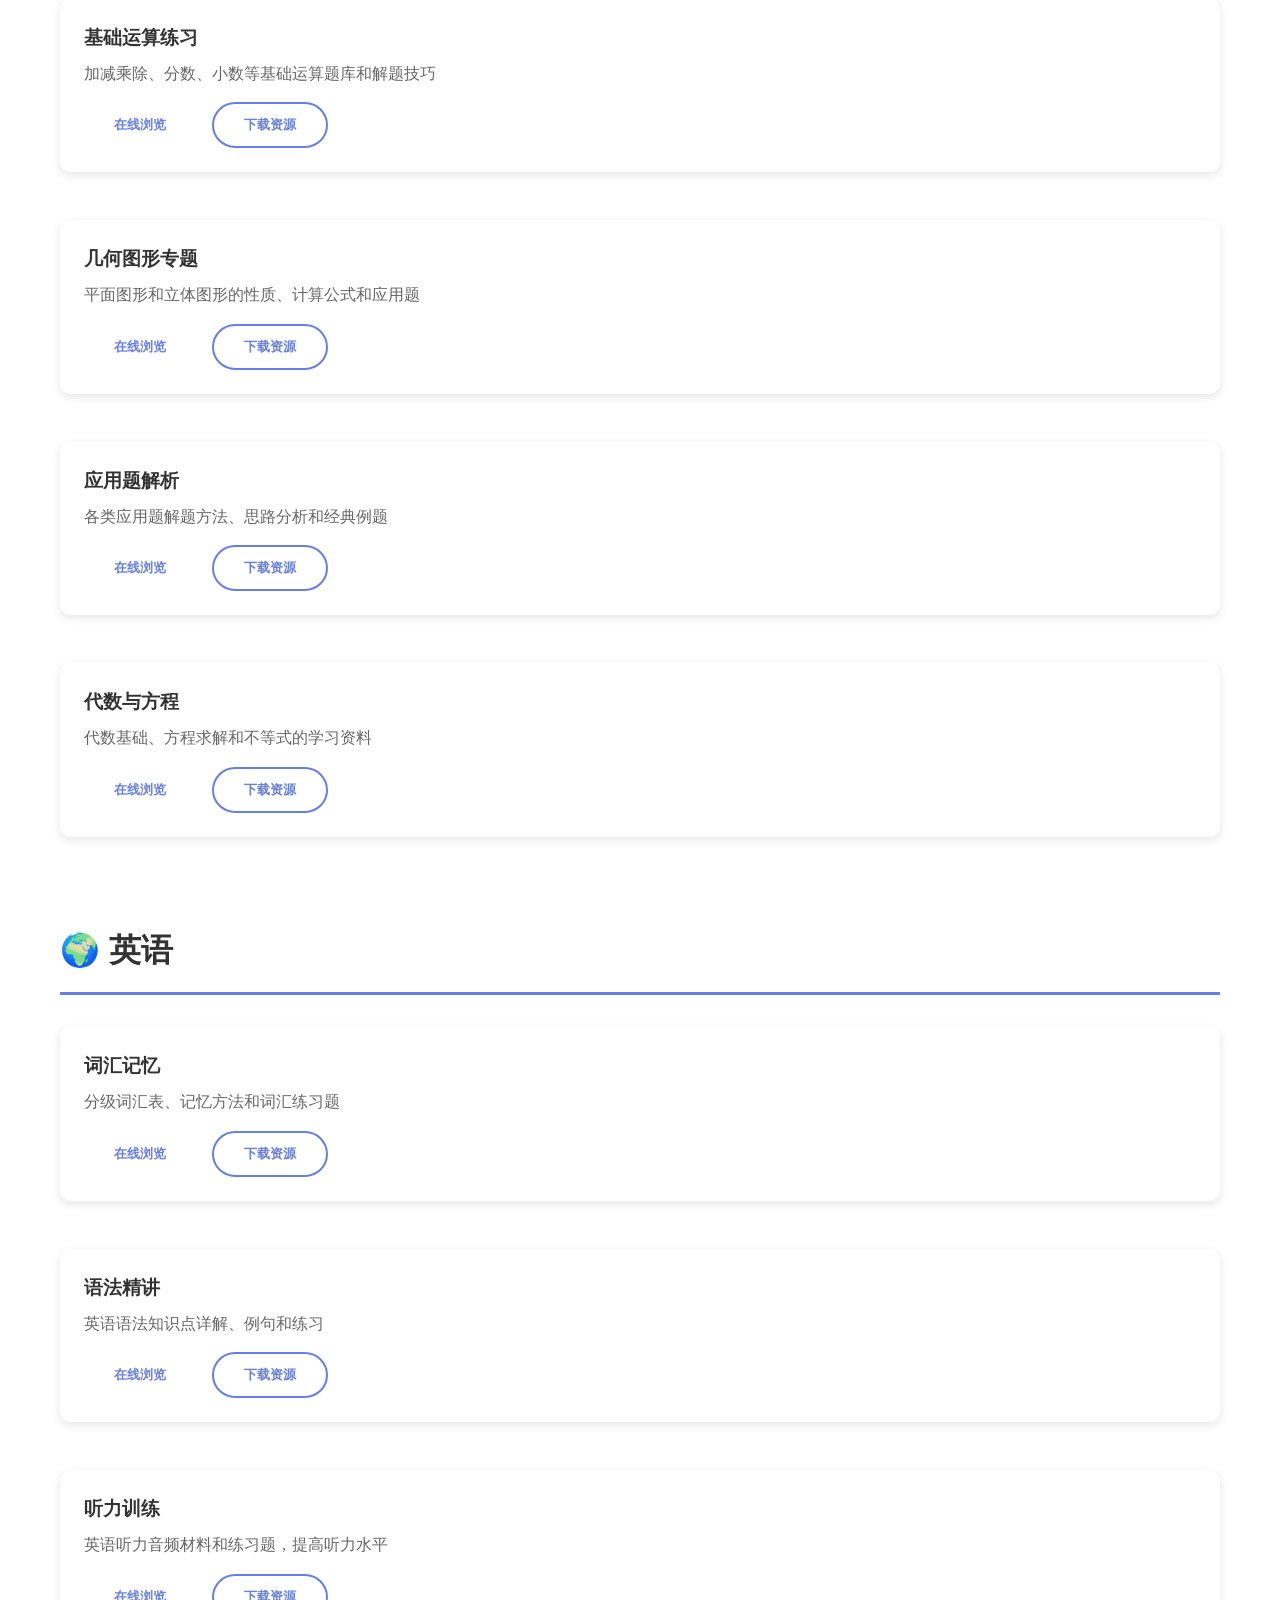
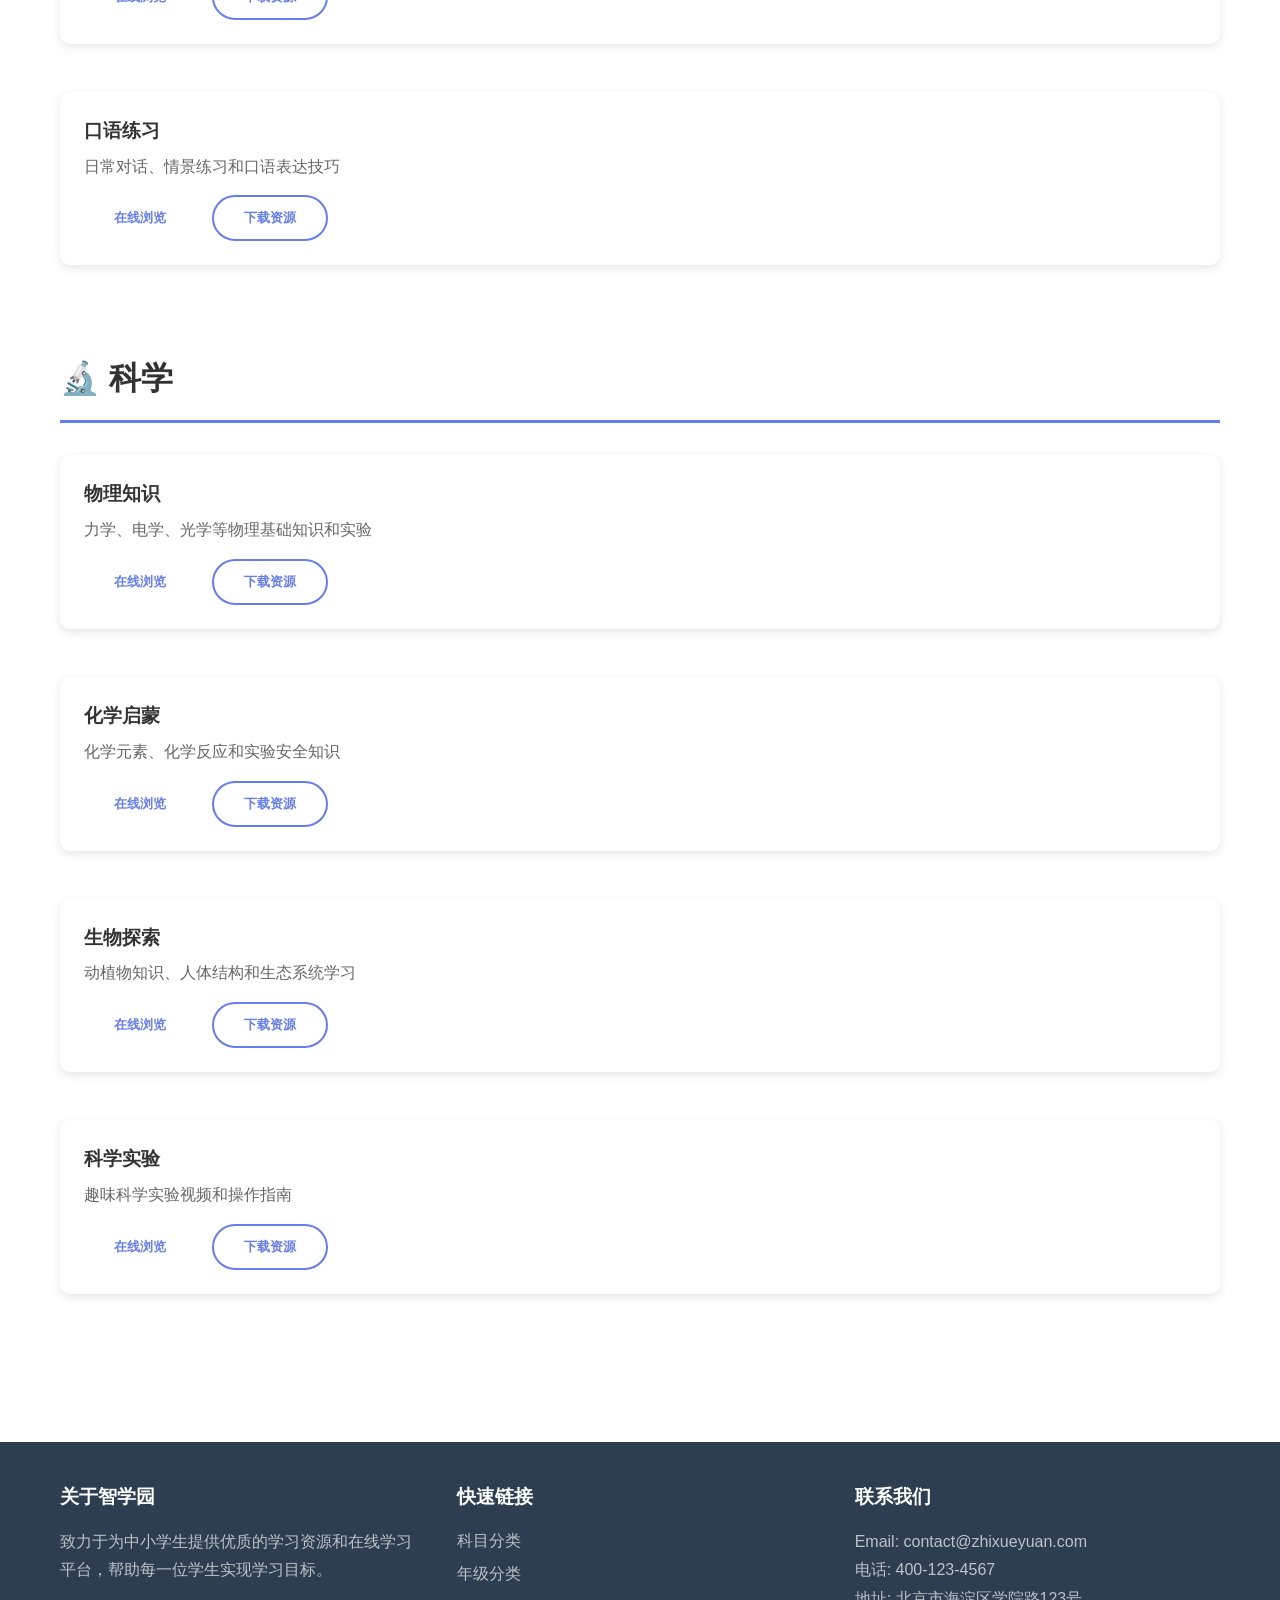
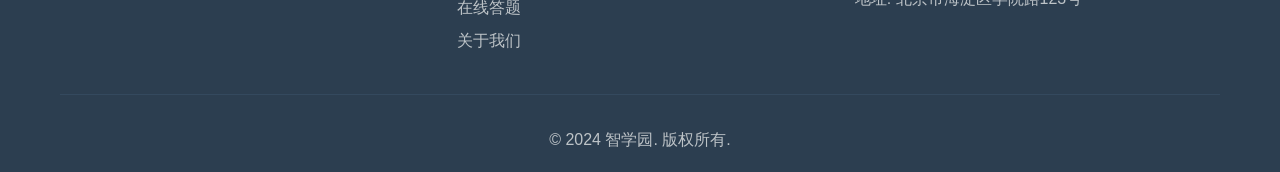
<file: pages/subjects.html>
<!DOCTYPE html>
<html lang="zh-CN">
<head>
    <meta charset="UTF-8">
    <meta name="viewport" content="width=device-width, initial-scale=1.0">
    <title>科目分类 - 智学园</title>
    <link rel="stylesheet" href="../css/style.css">
</head>
<body>
    <!-- 导航栏 -->
    <header>
        <nav class="navbar">
            <div class="container">
                <div class="logo">
                    <img src="../images/logo.svg" alt="智学园Logo">
                    <span class="logo-text">智学园</span>
                </div>
                <ul class="nav-menu">
                    <li><a href="../Index.html">首页</a></li>
                    <li><a href="subjects.html" class="active">科目分类</a></li>
                    <li><a href="grades.html">年级分类</a></li>
                    <li><a href="quiz.html">在线答题</a></li>
                    <li><a href="about.html">关于我们</a></li>
                </ul>
                <div class="hamburger">
                    <span></span>
                    <span></span>
                    <span></span>
                </div>
            </div>
        </nav>
    </header>

    <!-- 页面标题 -->
    <section class="page-header">
        <h1>科目分类</h1>
        <p>按学科分类浏览学习资源</p>
    </section>

    <!-- 搜索和筛选 -->
    <section class="page-content">
        <div class="container">
            <div class="search-filter" style="margin-bottom: 3rem;">
                <div style="display: flex; gap: 1rem; flex-wrap: wrap; justify-content: center;">
                    <input type="text" id="searchInput" placeholder="搜索资源..." style="flex: 1; min-width: 300px; padding: 0.8rem; border: 2px solid #e0e0e0; border-radius: 5px; font-size: 1rem;">
                    <button class="btn btn-primary" onclick="searchResources()">搜索</button>
                </div>
            </div>

            <!-- 语文科目 -->
            <div id="chinese" style="margin-bottom: 4rem;">
                <h2 style="font-size: 2rem; color: #333; margin-bottom: 2rem; padding-bottom: 1rem; border-bottom: 3px solid #667eea;">
                    📖 语文
                </h2>
                <div style="display: grid; gap: 1.5rem;">
                    <div class="resource-card">
                        <h3>古诗词鉴赏</h3>
                        <p>包含小学到初中必背古诗词，配有详细注释和赏析</p>
                        <div class="resource-actions">
                            <button class="btn btn-primary" onclick="viewResource('古诗词鉴赏', '#')">在线浏览</button>
                            <button class="btn btn-secondary" onclick="downloadResource('古诗词鉴赏', '#')">下载资源</button>
                        </div>
                    </div>
                    <div class="resource-card">
                        <h3>阅读理解技巧</h3>
                        <p>提供阅读理解答题技巧和练习题，帮助提高阅读能力</p>
                        <div class="resource-actions">
                            <button class="btn btn-primary" onclick="viewResource('阅读理解技巧', '#')">在线浏览</button>
                            <button class="btn btn-secondary" onclick="downloadResource('阅读理解技巧', '#')">下载资源</button>
                        </div>
                    </div>
                    <div class="resource-card">
                        <h3>作文写作指导</h3>
                        <p>各类作文写作技巧、优秀范文赏析和素材积累</p>
                        <div class="resource-actions">
                            <button class="btn btn-primary" onclick="viewResource('作文写作指导', '#')">在线浏览</button>
                            <button class="btn btn-secondary" onclick="downloadResource('作文写作指导', '#')">下载资源</button>
                        </div>
                    </div>
                    <div class="resource-card">
                        <h3>文言文学习</h3>
                        <p>文言文基础知识、重点篇目翻译和练习题</p>
                        <div class="resource-actions">
                            <button class="btn btn-primary" onclick="viewResource('文言文学习', '#')">在线浏览</button>
                            <button class="btn btn-secondary" onclick="downloadResource('文言文学习', '#')">下载资源</button>
                        </div>
                    </div>
                </div>
            </div>

            <!-- 数学科目 -->
            <div id="math" style="margin-bottom: 4rem;">
                <h2 style="font-size: 2rem; color: #333; margin-bottom: 2rem; padding-bottom: 1rem; border-bottom: 3px solid #667eea;">
                    🔢 数学
                </h2>
                <div style="display: grid; gap: 1.5rem;">
                    <div class="resource-card">
                        <h3>基础运算练习</h3>
                        <p>加减乘除、分数、小数等基础运算题库和解题技巧</p>
                        <div class="resource-actions">
                            <button class="btn btn-primary" onclick="viewResource('基础运算练习', '#')">在线浏览</button>
                            <button class="btn btn-secondary" onclick="downloadResource('基础运算练习', '#')">下载资源</button>
                        </div>
                    </div>
                    <div class="resource-card">
                        <h3>几何图形专题</h3>
                        <p>平面图形和立体图形的性质、计算公式和应用题</p>
                        <div class="resource-actions">
                            <button class="btn btn-primary" onclick="viewResource('几何图形专题', '#')">在线浏览</button>
                            <button class="btn btn-secondary" onclick="downloadResource('几何图形专题', '#')">下载资源</button>
                        </div>
                    </div>
                    <div class="resource-card">
                        <h3>应用题解析</h3>
                        <p>各类应用题解题方法、思路分析和经典例题</p>
                        <div class="resource-actions">
                            <button class="btn btn-primary" onclick="viewResource('应用题解析', '#')">在线浏览</button>
                            <button class="btn btn-secondary" onclick="downloadResource('应用题解析', '#')">下载资源</button>
                        </div>
                    </div>
                    <div class="resource-card">
                        <h3>代数与方程</h3>
                        <p>代数基础、方程求解和不等式的学习资料</p>
                        <div class="resource-actions">
                            <button class="btn btn-primary" onclick="viewResource('代数与方程', '#')">在线浏览</button>
                            <button class="btn btn-secondary" onclick="downloadResource('代数与方程', '#')">下载资源</button>
                        </div>
                    </div>
                </div>
            </div>

            <!-- 英语科目 -->
            <div id="english" style="margin-bottom: 4rem;">
                <h2 style="font-size: 2rem; color: #333; margin-bottom: 2rem; padding-bottom: 1rem; border-bottom: 3px solid #667eea;">
                    🌍 英语
                </h2>
                <div style="display: grid; gap: 1.5rem;">
                    <div class="resource-card">
                        <h3>词汇记忆</h3>
                        <p>分级词汇表、记忆方法和词汇练习题</p>
                        <div class="resource-actions">
                            <button class="btn btn-primary" onclick="viewResource('词汇记忆', '#')">在线浏览</button>
                            <button class="btn btn-secondary" onclick="downloadResource('词汇记忆', '#')">下载资源</button>
                        </div>
                    </div>
                    <div class="resource-card">
                        <h3>语法精讲</h3>
                        <p>英语语法知识点详解、例句和练习</p>
                        <div class="resource-actions">
                            <button class="btn btn-primary" onclick="viewResource('语法精讲', '#')">在线浏览</button>
                            <button class="btn btn-secondary" onclick="downloadResource('语法精讲', '#')">下载资源</button>
                        </div>
                    </div>
                    <div class="resource-card">
                        <h3>听力训练</h3>
                        <p>英语听力音频材料和练习题，提高听力水平</p>
                        <div class="resource-actions">
                            <button class="btn btn-primary" onclick="viewResource('听力训练', '#')">在线浏览</button>
                            <button class="btn btn-secondary" onclick="downloadResource('听力训练', '#')">下载资源</button>
                        </div>
                    </div>
                    <div class="resource-card">
                        <h3>口语练习</h3>
                        <p>日常对话、情景练习和口语表达技巧</p>
                        <div class="resource-actions">
                            <button class="btn btn-primary" onclick="viewResource('口语练习', '#')">在线浏览</button>
                            <button class="btn btn-secondary" onclick="downloadResource('口语练习', '#')">下载资源</button>
                        </div>
                    </div>
                </div>
            </div>

            <!-- 科学科目 -->
            <div id="science" style="margin-bottom: 4rem;">
                <h2 style="font-size: 2rem; color: #333; margin-bottom: 2rem; padding-bottom: 1rem; border-bottom: 3px solid #667eea;">
                    🔬 科学
                </h2>
                <div style="display: grid; gap: 1.5rem;">
                    <div class="resource-card">
                        <h3>物理知识</h3>
                        <p>力学、电学、光学等物理基础知识和实验</p>
                        <div class="resource-actions">
                            <button class="btn btn-primary" onclick="viewResource('物理知识', '#')">在线浏览</button>
                            <button class="btn btn-secondary" onclick="downloadResource('物理知识', '#')">下载资源</button>
                        </div>
                    </div>
                    <div class="resource-card">
                        <h3>化学启蒙</h3>
                        <p>化学元素、化学反应和实验安全知识</p>
                        <div class="resource-actions">
                            <button class="btn btn-primary" onclick="viewResource('化学启蒙', '#')">在线浏览</button>
                            <button class="btn btn-secondary" onclick="downloadResource('化学启蒙', '#')">下载资源</button>
                        </div>
                    </div>
                    <div class="resource-card">
                        <h3>生物探索</h3>
                        <p>动植物知识、人体结构和生态系统学习</p>
                        <div class="resource-actions">
                            <button class="btn btn-primary" onclick="viewResource('生物探索', '#')">在线浏览</button>
                            <button class="btn btn-secondary" onclick="downloadResource('生物探索', '#')">下载资源</button>
                        </div>
                    </div>
                    <div class="resource-card">
                        <h3>科学实验</h3>
                        <p>趣味科学实验视频和操作指南</p>
                        <div class="resource-actions">
                            <button class="btn btn-primary" onclick="viewResource('科学实验', '#')">在线浏览</button>
                            <button class="btn btn-secondary" onclick="downloadResource('科学实验', '#')">下载资源</button>
                        </div>
                    </div>
                </div>
            </div>
        </div>
    </section>

    <!-- 页脚 -->
    <footer>
        <div class="container">
            <div class="footer-content">
                <div class="footer-section">
                    <h3>关于智学园</h3>
                    <p>致力于为中小学生提供优质的学习资源和在线学习平台，帮助每一位学生实现学习目标。</p>
                </div>
                <div class="footer-section">
                    <h3>快速链接</h3>
                    <ul>
                        <li><a href="subjects.html">科目分类</a></li>
                        <li><a href="grades.html">年级分类</a></li>
                        <li><a href="quiz.html">在线答题</a></li>
                        <li><a href="about.html">关于我们</a></li>
                    </ul>
                </div>
                <div class="footer-section">
                    <h3>联系我们</h3>
                    <p>Email: contact@zhixueyuan.com</p>
                    <p>电话: 400-123-4567</p>
                    <p>地址: 北京市海淀区学院路123号</p>
                </div>
            </div>
            <div class="footer-bottom">
                <p>&copy; 2024 智学园. 版权所有.</p>
            </div>
        </div>
    </footer>

    <script src="../js/main.js"></script>
</body>
</html>
</file>
<file: css/style.css>
/* 全局样式 */
* {
    margin: 0;
    padding: 0;
    box-sizing: border-box;
}

body {
    font-family: 'Microsoft YaHei', Arial, sans-serif;
    line-height: 1.6;
    color: #333;
    background-color: #f8f9fa;
}

.container {
    max-width: 1200px;
    margin: 0 auto;
    padding: 0 20px;
}

/* 导航栏样式 */
header {
    background: linear-gradient(135deg, #667eea 0%, #764ba2 100%);
    box-shadow: 0 2px 10px rgba(0, 0, 0, 0.1);
    position: sticky;
    top: 0;
    z-index: 1000;
}

.navbar {
    padding: 1rem 0;
}

.navbar .container {
    display: flex;
    justify-content: space-between;
    align-items: center;
}

.logo {
    display: flex;
    align-items: center;
    gap: 10px;
}

.logo img {
    width: 50px;
    height: 50px;
    border-radius: 50%;
    border: 3px solid white;
}

.logo-text {
    font-size: 1.8rem;
    font-weight: bold;
    color: white;
    text-shadow: 2px 2px 4px rgba(0, 0, 0, 0.2);
}

.nav-menu {
    display: flex;
    list-style: none;
    gap: 2rem;
}

.nav-menu a {
    color: white;
    text-decoration: none;
    font-weight: 500;
    transition: all 0.3s ease;
    padding: 0.5rem 1rem;
    border-radius: 5px;
}

.nav-menu a:hover,
.nav-menu a.active {
    background-color: rgba(255, 255, 255, 0.2);
    transform: translateY(-2px);
}

.hamburger {
    display: none;
    flex-direction: column;
    cursor: pointer;
    gap: 5px;
}

.hamburger span {
    width: 25px;
    height: 3px;
    background-color: white;
    border-radius: 3px;
    transition: 0.3s;
}

/* 主横幅区域 */
.hero {
    background: linear-gradient(135deg, #667eea 0%, #764ba2 100%);
    color: white;
    padding: 80px 20px;
    display: flex;
    align-items: center;
    justify-content: space-around;
    gap: 40px;
    min-height: 500px;
}

.hero-content {
    flex: 1;
    max-width: 600px;
}

.hero-title {
    font-size: 3rem;
    margin-bottom: 1rem;
    animation: fadeInUp 1s ease;
}

.hero-subtitle {
    font-size: 1.5rem;
    margin-bottom: 1rem;
    opacity: 0.9;
    animation: fadeInUp 1s ease 0.2s backwards;
}

.hero-description {
    font-size: 1.1rem;
    margin-bottom: 2rem;
    opacity: 0.8;
    animation: fadeInUp 1s ease 0.4s backwards;
}

.hero-buttons {
    display: flex;
    gap: 1rem;
    animation: fadeInUp 1s ease 0.6s backwards;
}

.hero-image {
    flex: 1;
    max-width: 500px;
    animation: fadeIn 1.5s ease;
}

.hero-image img {
    width: 100%;
    height: auto;
    border-radius: 10px;
    box-shadow: 0 10px 30px rgba(0, 0, 0, 0.3);
}

/* 按钮样式 */
.btn {
    display: inline-block;
    padding: 12px 30px;
    text-decoration: none;
    border-radius: 25px;
    font-weight: 600;
    transition: all 0.3s ease;
    cursor: pointer;
    border: none;
}

.btn-primary {
    background-color: #fff;
    color: #667eea;
}

.btn-primary:hover {
    background-color: #f0f0f0;
    transform: translateY(-3px);
    box-shadow: 0 5px 15px rgba(0, 0, 0, 0.2);
}

.btn-secondary {
    background-color: transparent;
    color: #667eea;
    border: 2px solid #667eea;
}

.btn-secondary:hover {
    background-color: #667eea;
    color: white;
    transform: translateY(-3px);
}

.hero .btn-secondary {
    color: white;
    border-color: white;
}

.hero .btn-secondary:hover {
    background-color: white;
    color: #667eea;
}

.btn-link {
    color: #667eea;
    text-decoration: none;
    font-weight: 600;
    transition: all 0.3s ease;
}

.btn-link:hover {
    color: #764ba2;
    transform: translateX(5px);
}

/* 区域标题 */
.section-title {
    text-align: center;
    font-size: 2.5rem;
    color: #333;
    margin-bottom: 3rem;
    position: relative;
    padding-bottom: 1rem;
}

.section-title::after {
    content: '';
    position: absolute;
    bottom: 0;
    left: 50%;
    transform: translateX(-50%);
    width: 80px;
    height: 4px;
    background: linear-gradient(135deg, #667eea 0%, #764ba2 100%);
    border-radius: 2px;
}

/* 特色功能区 */
.features {
    padding: 80px 20px;
    background-color: white;
}

.features-grid {
    display: grid;
    grid-template-columns: repeat(auto-fit, minmax(250px, 1fr));
    gap: 2rem;
}

.feature-card {
    text-align: center;
    padding: 2rem;
    border-radius: 10px;
    transition: all 0.3s ease;
    background-color: #f8f9fa;
}

.feature-card:hover {
    transform: translateY(-10px);
    box-shadow: 0 10px 30px rgba(0, 0, 0, 0.1);
    background-color: white;
}

.feature-icon {
    width: 80px;
    height: 80px;
    margin: 0 auto 1.5rem;
    background: linear-gradient(135deg, #667eea 0%, #764ba2 100%);
    border-radius: 50%;
    display: flex;
    align-items: center;
    justify-content: center;
}

.feature-icon img {
    width: 50px;
    height: 50px;
    filter: brightness(0) invert(1);
}

.feature-card h3 {
    font-size: 1.5rem;
    margin-bottom: 1rem;
    color: #333;
}

.feature-card p {
    color: #666;
    line-height: 1.8;
}

/* 热门科目 */
.popular-subjects {
    padding: 80px 20px;
    background-color: #f8f9fa;
}

.subjects-grid {
    display: grid;
    grid-template-columns: repeat(auto-fit, minmax(280px, 1fr));
    gap: 2rem;
}

.subject-card {
    background-color: white;
    border-radius: 10px;
    overflow: hidden;
    box-shadow: 0 5px 15px rgba(0, 0, 0, 0.08);
    transition: all 0.3s ease;
}

.subject-card:hover {
    transform: translateY(-10px);
    box-shadow: 0 15px 40px rgba(0, 0, 0, 0.15);
}

.subject-card img {
    width: 100%;
    height: 200px;
    object-fit: cover;
}

.subject-info {
    padding: 1.5rem;
}

.subject-info h3 {
    font-size: 1.5rem;
    color: #333;
    margin-bottom: 0.5rem;
}

.subject-info p {
    color: #666;
    margin-bottom: 1rem;
}

/* 统计数据区 */
.stats {
    background: linear-gradient(135deg, #667eea 0%, #764ba2 100%);
    color: white;
    padding: 60px 20px;
}

.stats-grid {
    display: grid;
    grid-template-columns: repeat(auto-fit, minmax(200px, 1fr));
    gap: 2rem;
    text-align: center;
}

.stat-item {
    padding: 1rem;
}

.stat-number {
    font-size: 3rem;
    font-weight: bold;
    margin-bottom: 0.5rem;
}

.stat-label {
    font-size: 1.2rem;
    opacity: 0.9;
}

/* 学生评价 */
.testimonials {
    padding: 80px 20px;
    background-color: white;
}

.testimonials-grid {
    display: grid;
    grid-template-columns: repeat(auto-fit, minmax(300px, 1fr));
    gap: 2rem;
}

.testimonial-card {
    background-color: #f8f9fa;
    padding: 2rem;
    border-radius: 10px;
    text-align: center;
    transition: all 0.3s ease;
}

.testimonial-card:hover {
    transform: translateY(-5px);
    box-shadow: 0 10px 30px rgba(0, 0, 0, 0.1);
}

.testimonial-avatar {
    width: 80px;
    height: 80px;
    margin: 0 auto 1rem;
    border-radius: 50%;
    overflow: hidden;
    border: 4px solid #667eea;
}

.testimonial-avatar img {
    width: 100%;
    height: 100%;
    object-fit: cover;
}

.testimonial-text {
    font-style: italic;
    color: #666;
    margin-bottom: 1rem;
    line-height: 1.8;
}

.testimonial-author {
    font-weight: 600;
    color: #667eea;
}

/* 页脚 */
footer {
    background-color: #2c3e50;
    color: white;
    padding: 40px 20px 20px;
}

.footer-content {
    display: grid;
    grid-template-columns: repeat(auto-fit, minmax(250px, 1fr));
    gap: 2rem;
    margin-bottom: 2rem;
}

.footer-section h3 {
    margin-bottom: 1rem;
    color: #fff;
}

.footer-section p {
    color: #bdc3c7;
    line-height: 1.8;
}

.footer-section ul {
    list-style: none;
}

.footer-section ul li {
    margin-bottom: 0.5rem;
}

.footer-section ul li a {
    color: #bdc3c7;
    text-decoration: none;
    transition: color 0.3s ease;
}

.footer-section ul li a:hover {
    color: #fff;
}

.footer-bottom {
    text-align: center;
    padding-top: 2rem;
    border-top: 1px solid #34495e;
    color: #bdc3c7;
}

/* 动画 */
@keyframes fadeInUp {
    from {
        opacity: 0;
        transform: translateY(30px);
    }
    to {
        opacity: 1;
        transform: translateY(0);
    }
}

@keyframes fadeIn {
    from {
        opacity: 0;
    }
    to {
        opacity: 1;
    }
}

/* 响应式设计 */
@media (max-width: 768px) {
    .nav-menu {
        display: none;
        flex-direction: column;
        position: absolute;
        top: 70px;
        left: 0;
        width: 100%;
        background-color: #667eea;
        padding: 1rem;
        gap: 0;
    }

    .nav-menu.active {
        display: flex;
    }

    .hamburger {
        display: flex;
    }

    .hero {
        flex-direction: column;
        text-align: center;
        padding: 60px 20px;
    }

    .hero-title {
        font-size: 2rem;
    }

    .hero-subtitle {
        font-size: 1.2rem;
    }

    .hero-buttons {
        justify-content: center;
    }

    .features-grid,
    .subjects-grid,
    .stats-grid,
    .testimonials-grid {
        grid-template-columns: 1fr;
    }

    .section-title {
        font-size: 2rem;
    }
}

/* 通用页面样式 */
.page-header {
    background: linear-gradient(135deg, #667eea 0%, #764ba2 100%);
    color: white;
    padding: 60px 20px;
    text-align: center;
}

.page-header h1 {
    font-size: 2.5rem;
    margin-bottom: 1rem;
}

.page-header p {
    font-size: 1.2rem;
    opacity: 0.9;
}

.page-content {
    padding: 60px 20px;
    background-color: white;
}

/* 资源卡片 */
.resource-card {
    background-color: white;
    border-radius: 10px;
    padding: 1.5rem;
    margin-bottom: 1.5rem;
    box-shadow: 0 3px 10px rgba(0, 0, 0, 0.1);
    transition: all 0.3s ease;
}

.resource-card:hover {
    transform: translateY(-5px);
    box-shadow: 0 8px 25px rgba(0, 0, 0, 0.15);
}

.resource-card h3 {
    color: #333;
    margin-bottom: 0.5rem;
}

.resource-card p {
    color: #666;
    margin-bottom: 1rem;
}

.resource-actions {
    display: flex;
    gap: 1rem;
}

/* 表单样式 */
.form-group {
    margin-bottom: 1.5rem;
}

.form-group label {
    display: block;
    margin-bottom: 0.5rem;
    color: #333;
    font-weight: 500;
}

.form-group input,
.form-group select,
.form-group textarea {
    width: 100%;
    padding: 0.8rem;
    border: 2px solid #e0e0e0;
    border-radius: 5px;
    font-size: 1rem;
    transition: border-color 0.3s ease;
}

.form-group input:focus,
.form-group select:focus,
.form-group textarea:focus {
    outline: none;
    border-color: #667eea;
}

/* 答题系统样式 */
.quiz-container {
    background-color: white;
    border-radius: 10px;
    padding: 2rem;
    box-shadow: 0 5px 20px rgba(0, 0, 0, 0.1);
}

.quiz-question {
    font-size: 1.3rem;
    color: #333;
    margin-bottom: 1.5rem;
}

.quiz-options {
    display: flex;
    flex-direction: column;
    gap: 1rem;
}

.quiz-option {
    padding: 1rem;
    background-color: #f8f9fa;
    border: 2px solid #e0e0e0;
    border-radius: 5px;
    cursor: pointer;
    transition: all 0.3s ease;
}

.quiz-option:hover {
    background-color: #e9ecef;
    border-color: #667eea;
}

.quiz-option.selected {
    background-color: #667eea;
    color: white;
    border-color: #667eea;
}

.quiz-option.correct {
    background-color: #28a745;
    color: white;
    border-color: #28a745;
}

.quiz-option.incorrect {
    background-color: #dc3545;
    color: white;
    border-color: #dc3545;
}

.quiz-result {
    margin-top: 2rem;
    padding: 1.5rem;
    background-color: #f8f9fa;
    border-radius: 10px;
    text-align: center;
}

.quiz-score {
    font-size: 3rem;
    color: #667eea;
    font-weight: bold;
    margin-bottom: 1rem;
}

/* Smooth scroll */
html {
    scroll-behavior: smooth;
}

/* Link display fix for btn-link */
.btn-link {
    display: inline-block;
}

/* Image responsive */
img {
    max-width: 100%;
    height: auto;
}

/* Fix icon filter not needed for SVG with explicit colors */
.feature-icon img {
    filter: none;
}
</file>
